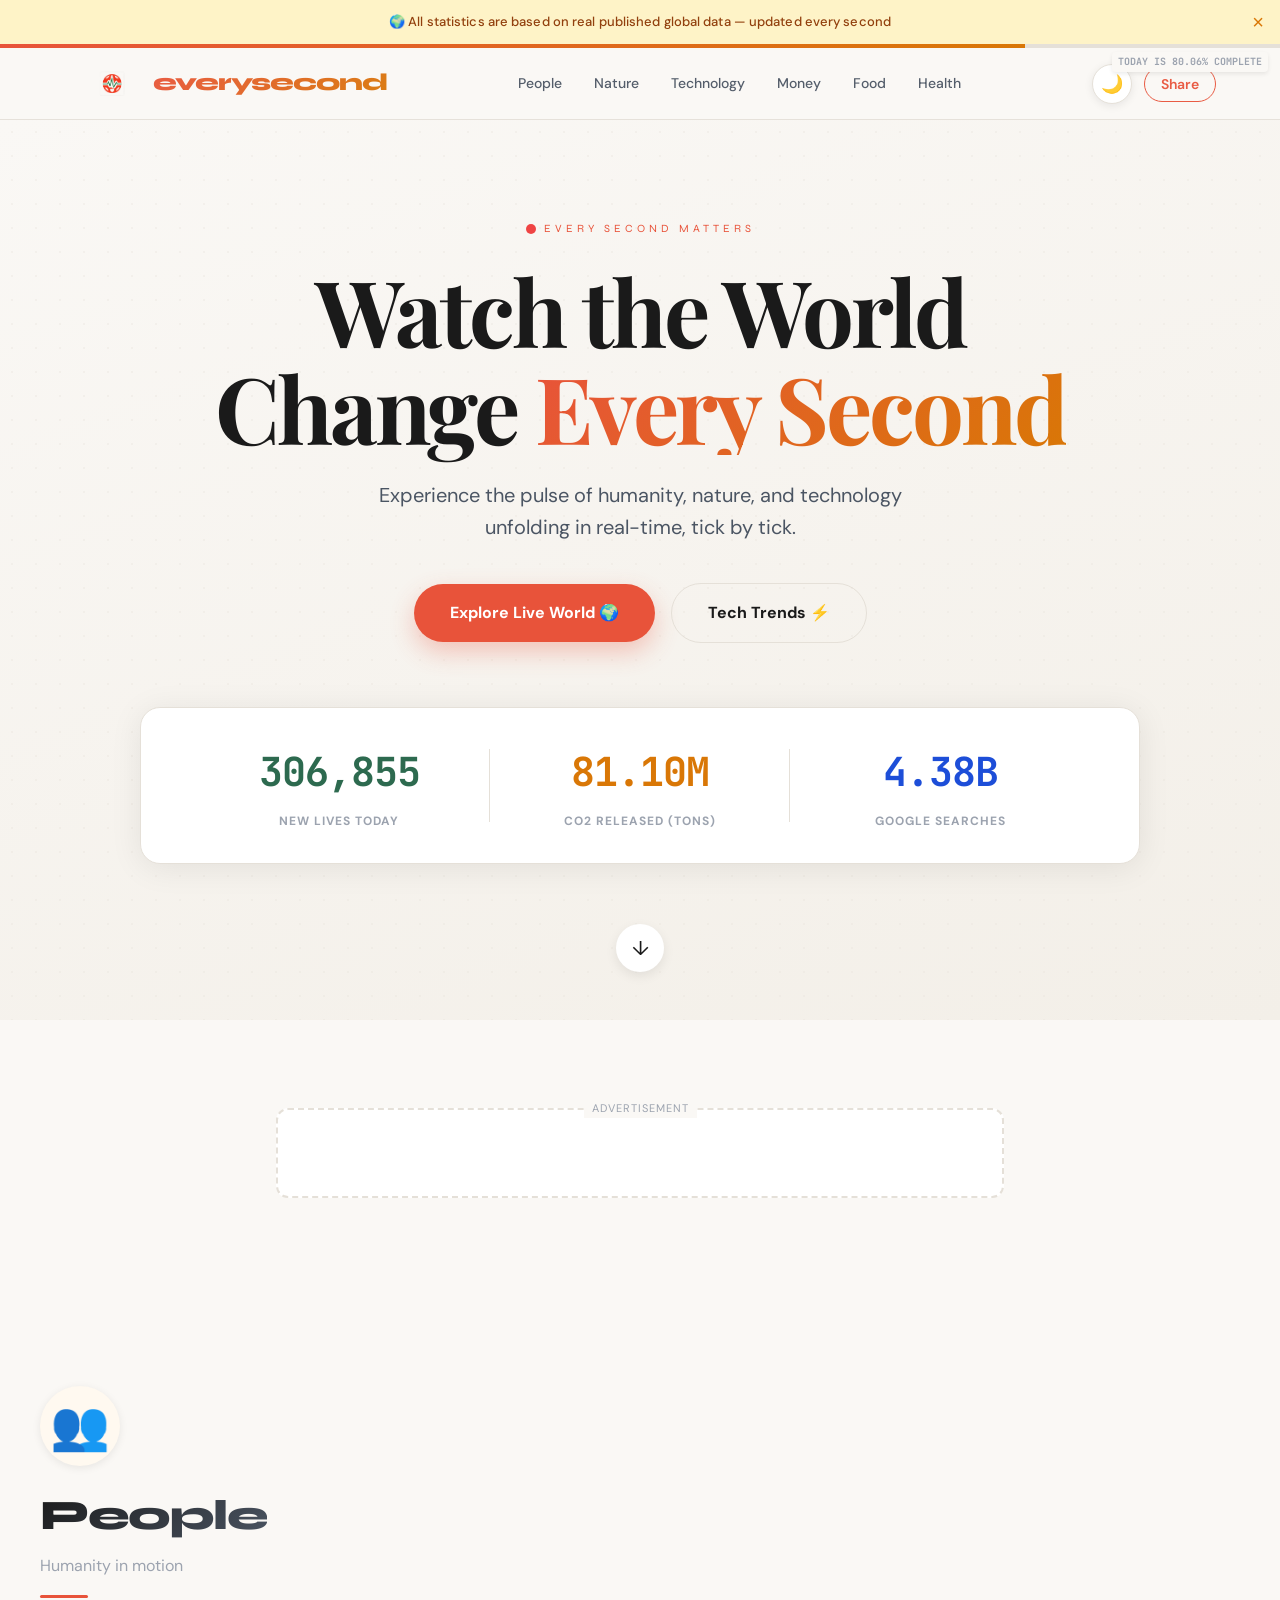
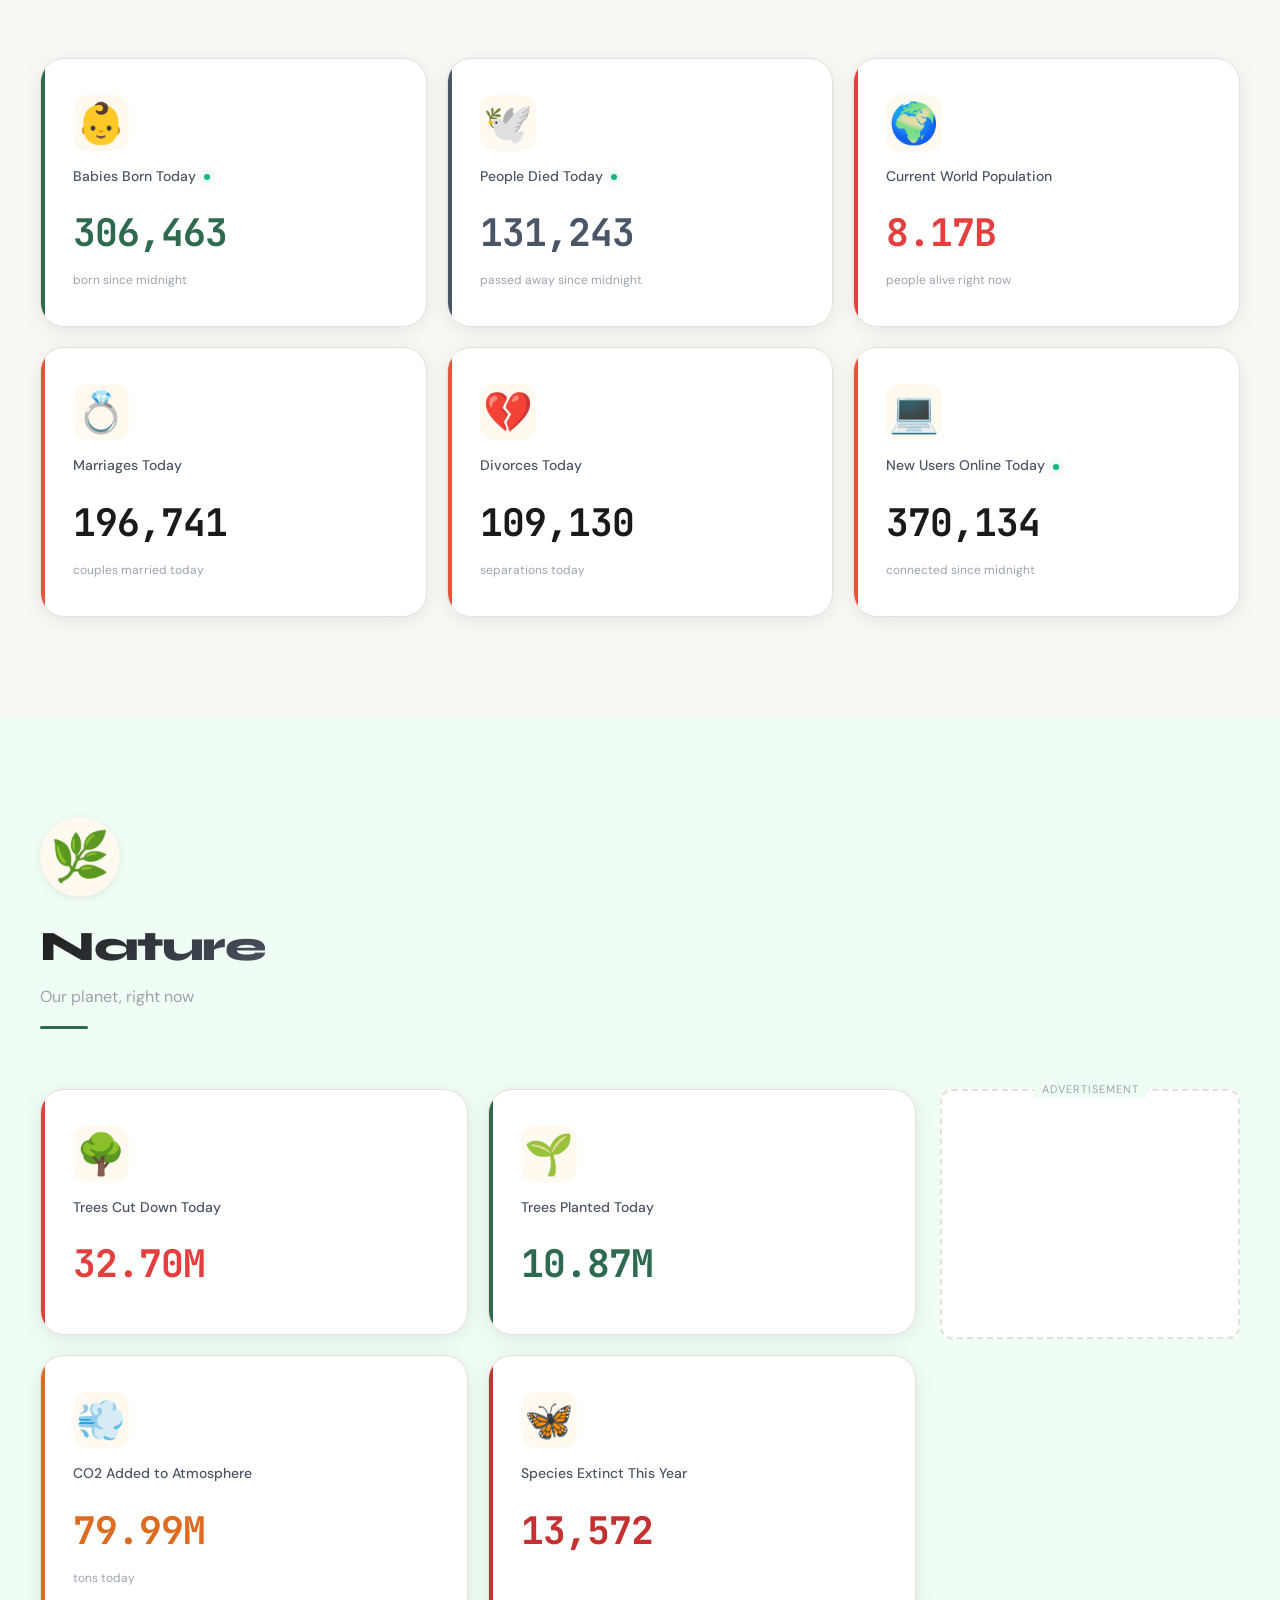
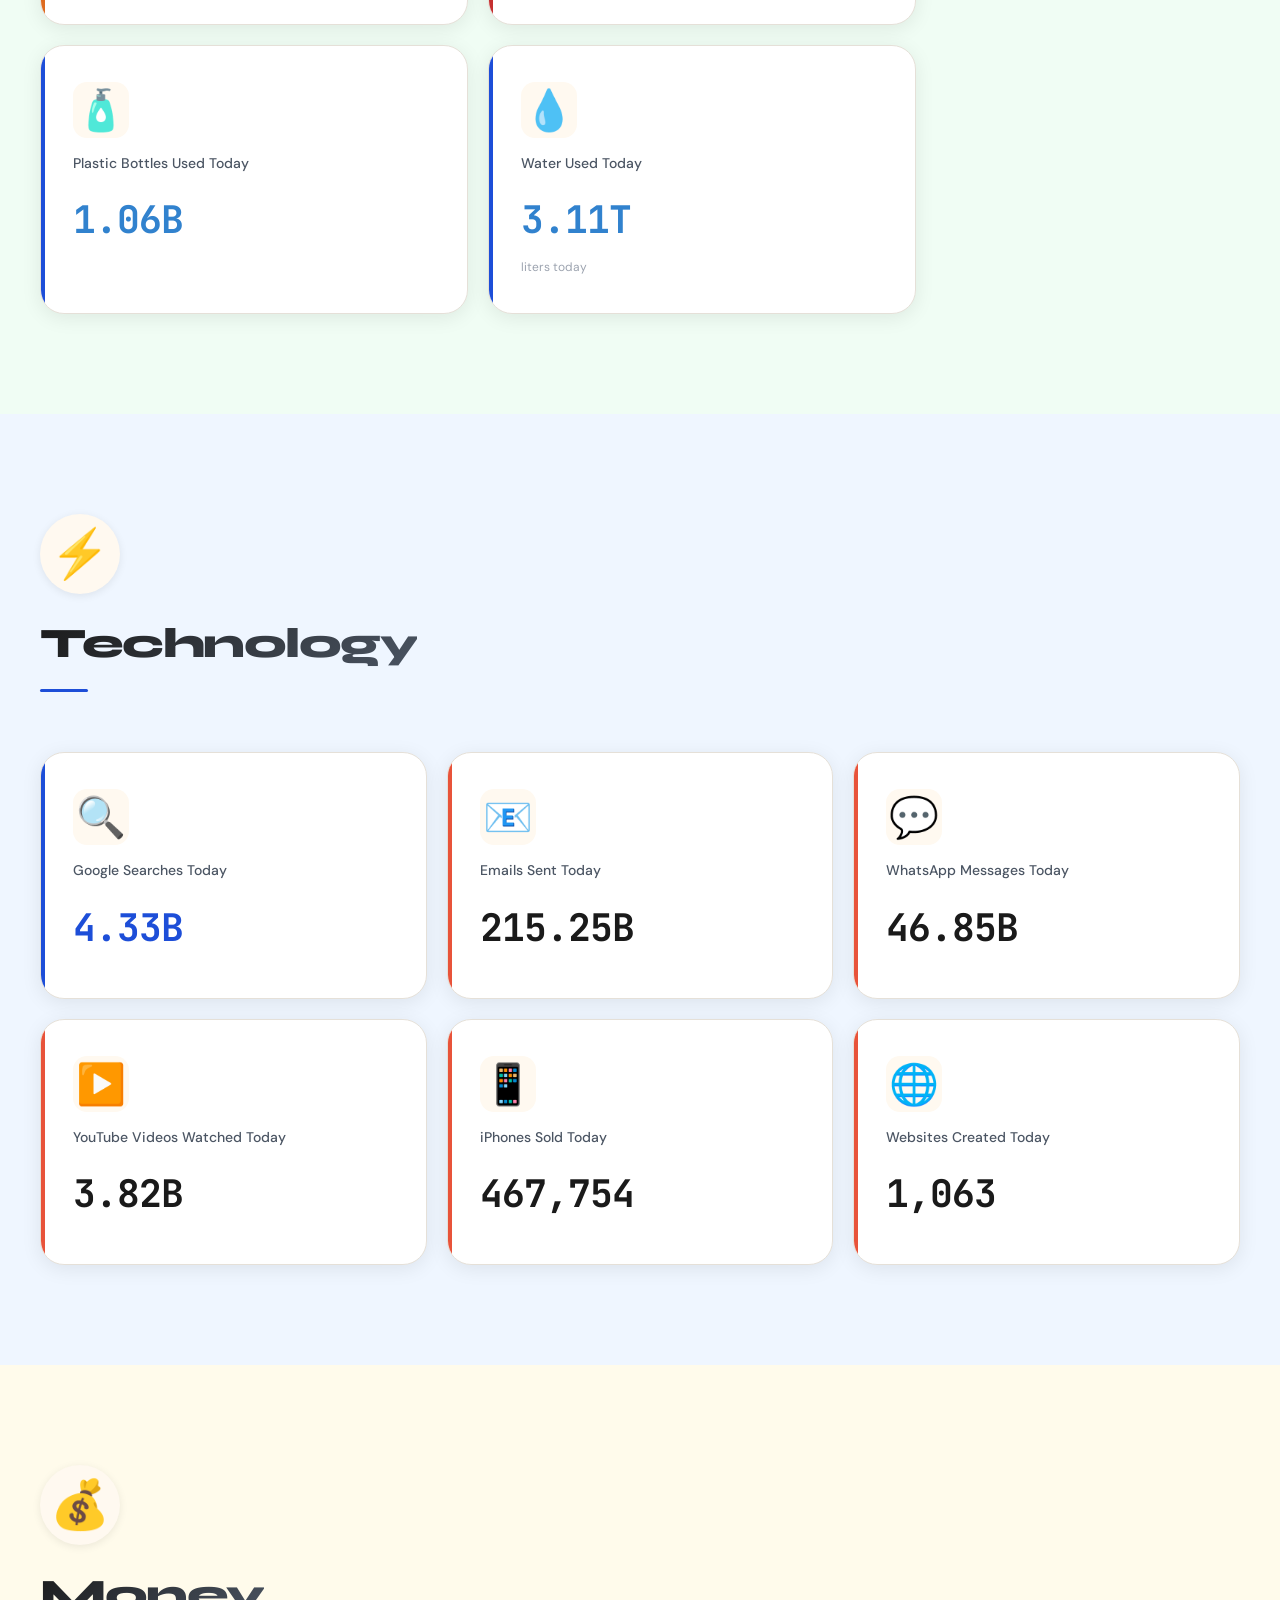
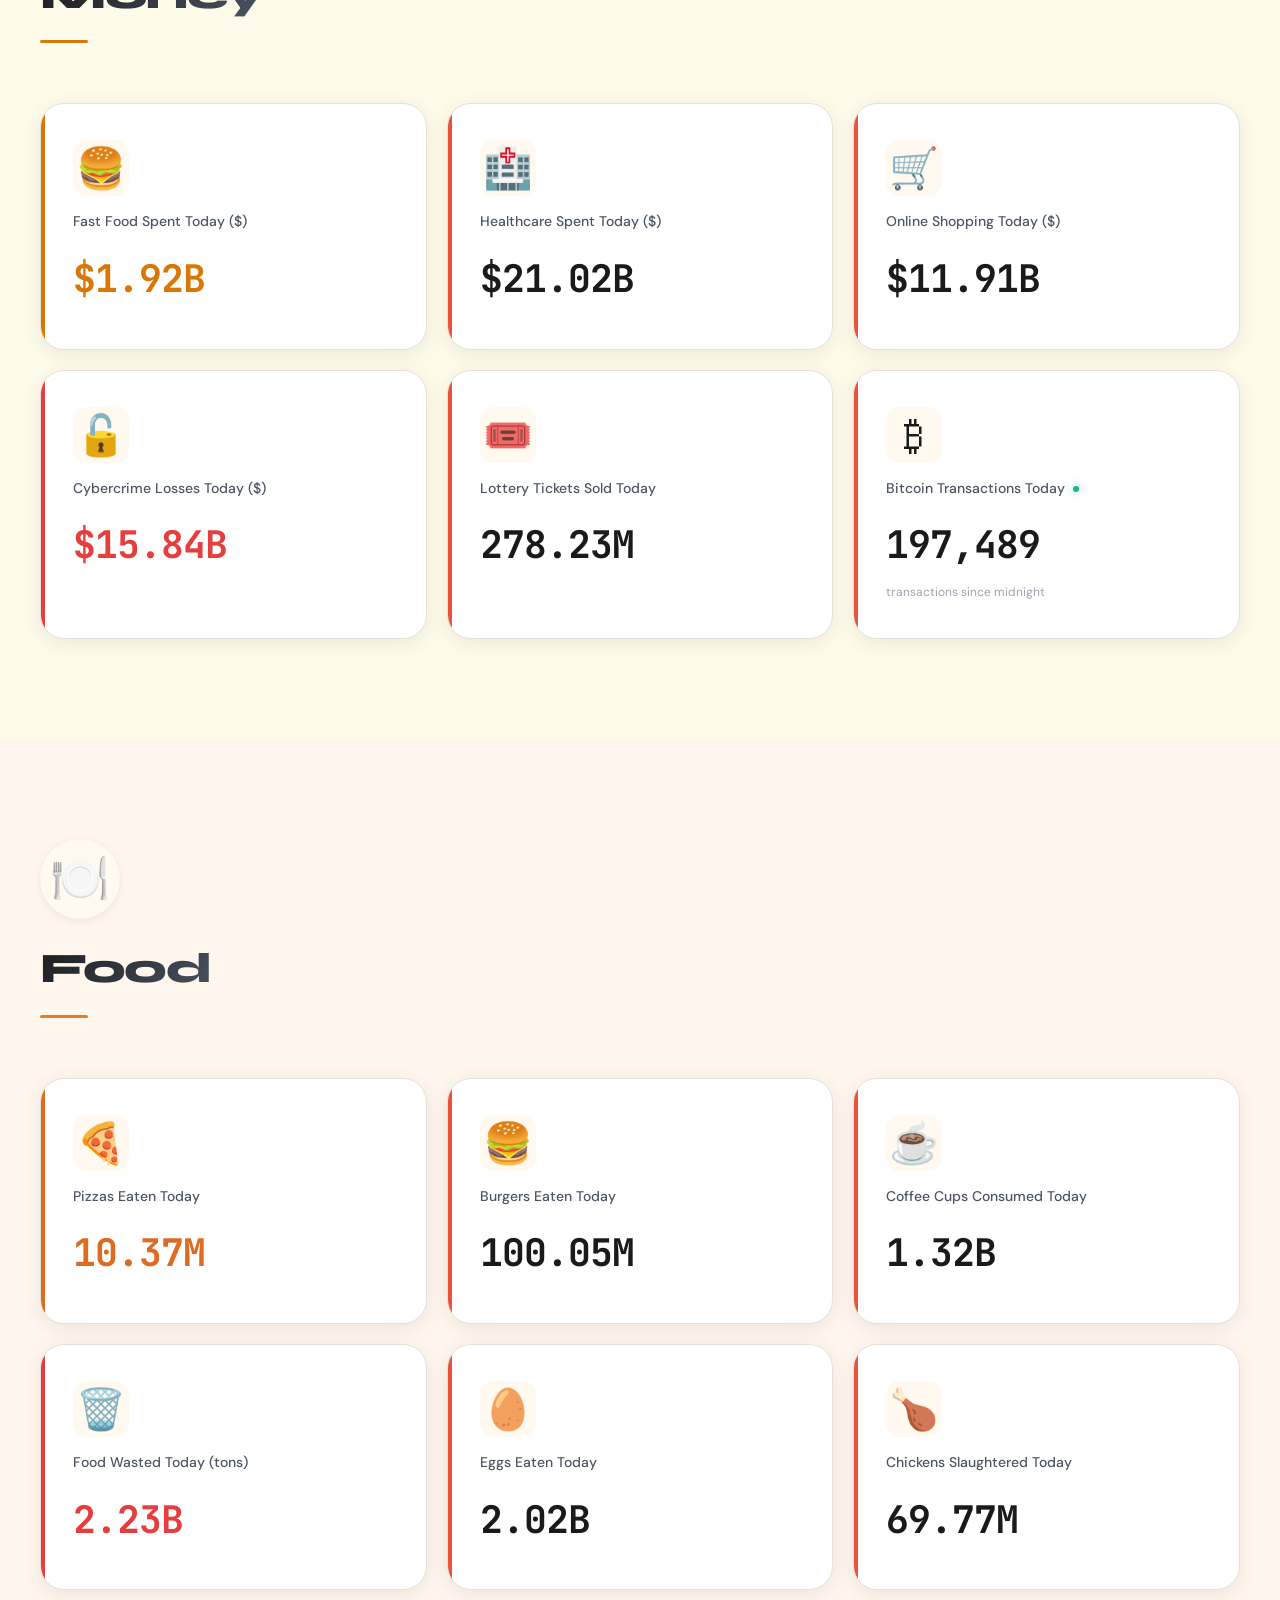
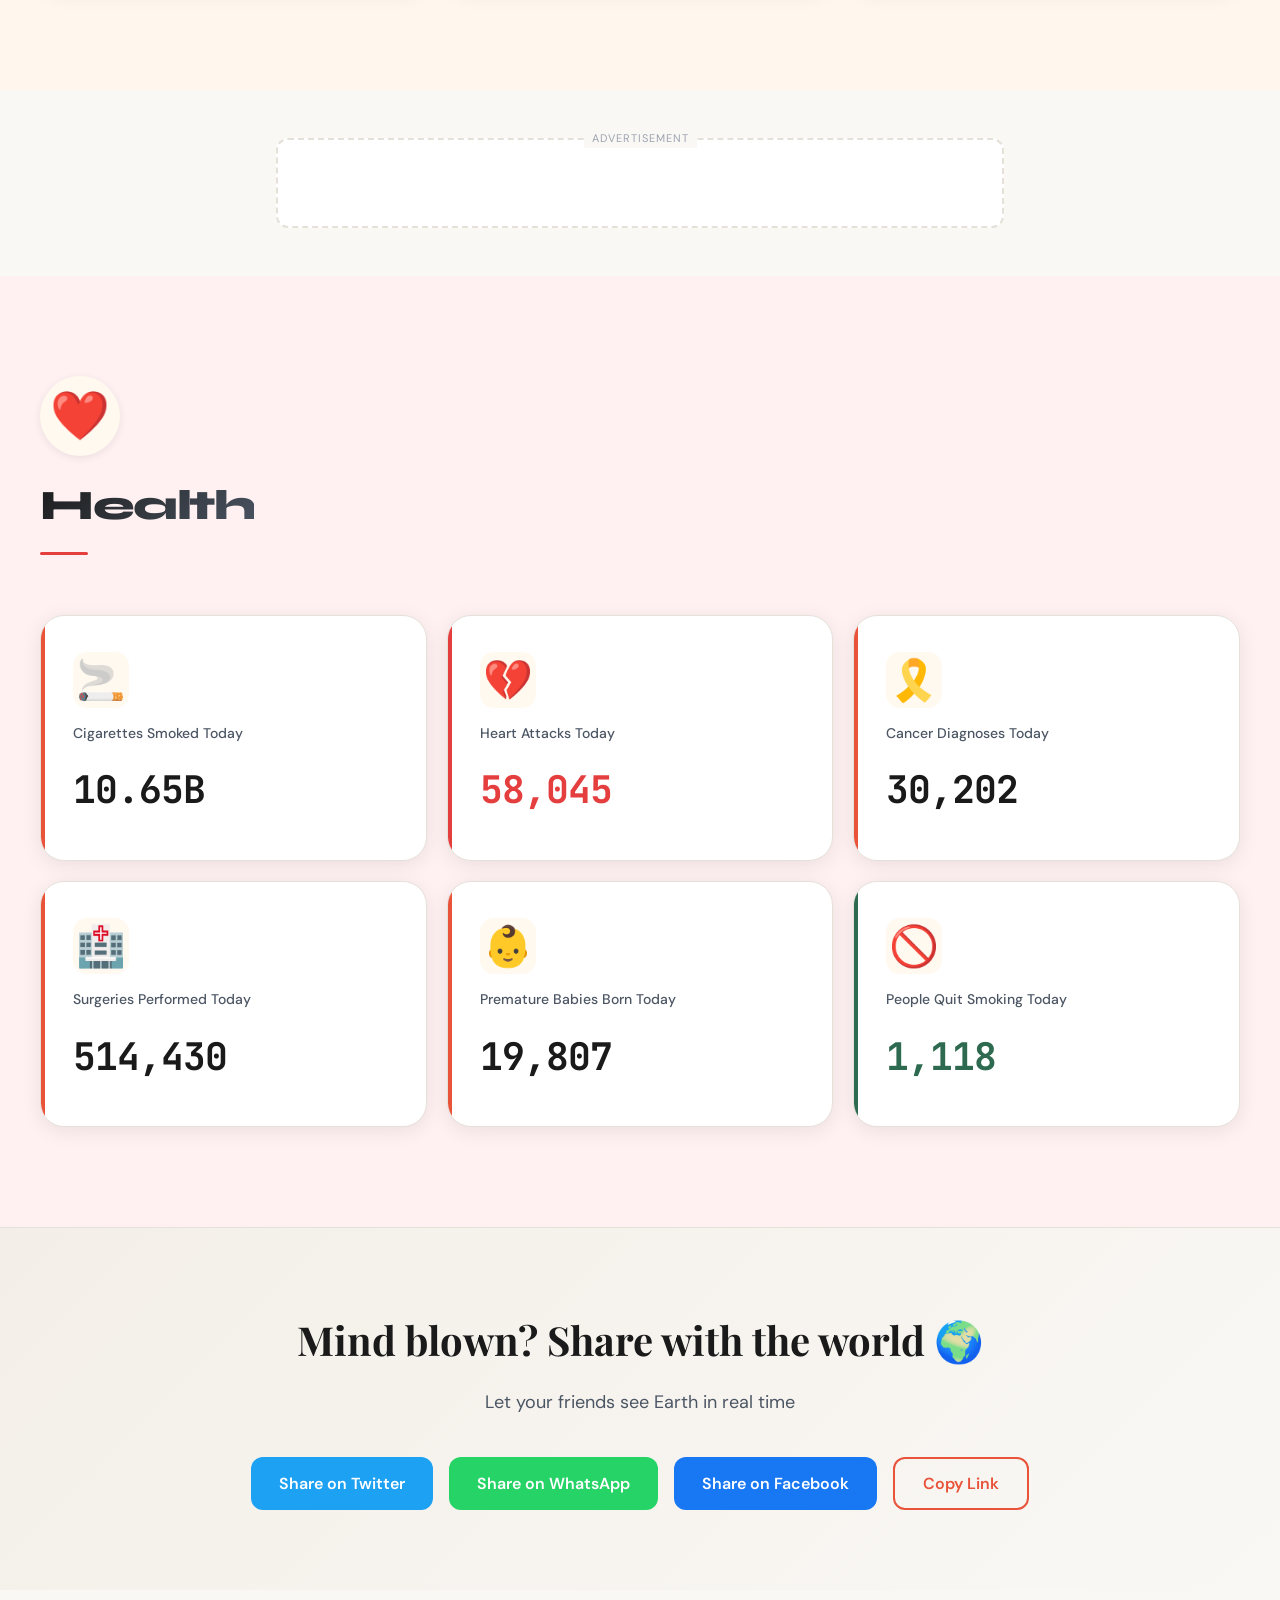
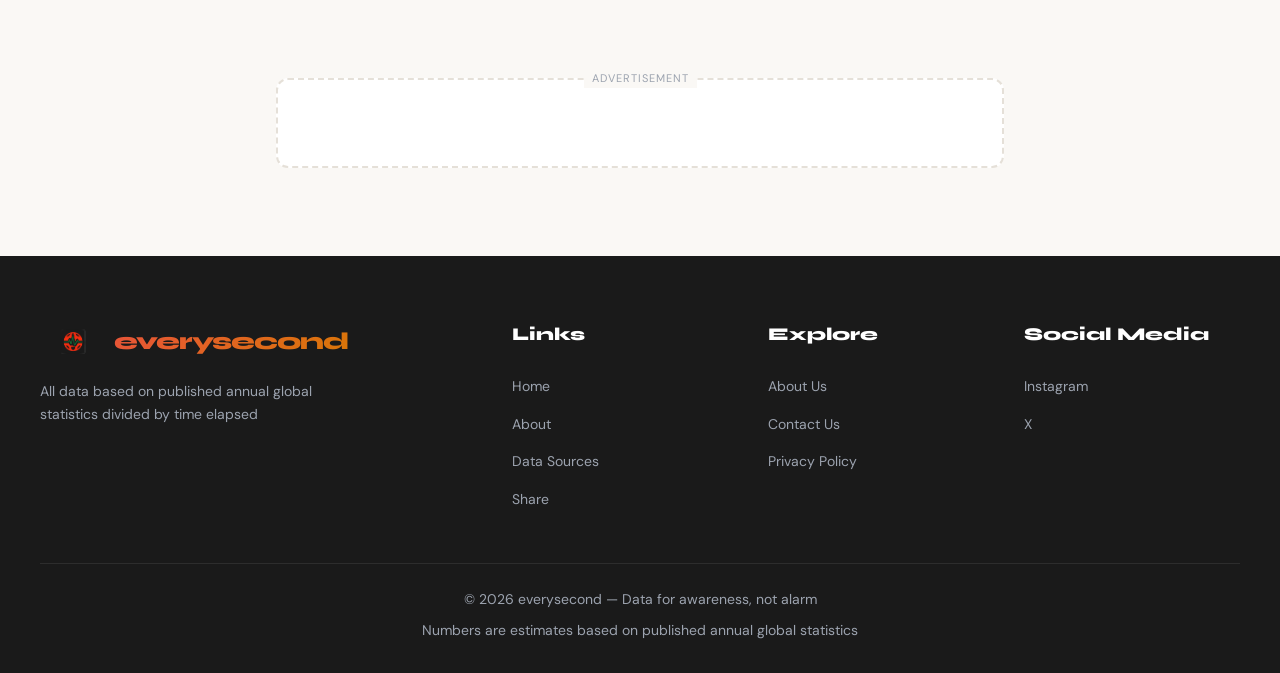
<file: index.html>
<!DOCTYPE html>
<html lang="en">

<head>
    <meta charset="UTF-8">
    <meta name="viewport" content="width=device-width, initial-scale=1.0">
    <title>everysecond — Watch the World Change in Real Time</title>
    <meta name="description"
        content="Live counters showing what is happening on Earth right now. Births, deaths, nature, technology — all updating every second.">
    <meta name="keywords" content="everysecond, earth statistics, live world counter, real time world data">

    <!-- Open Graph tags  -->
    <meta property="og:title" content="everysecond — Watch the World Change in Real Time">
    <meta property="og:description"
        content="Live counters showing what is happening on Earth right now. Births, deaths, nature, technology — all updating every second.">
    <meta property="og:type" content="website">
    <meta property="og:url" content="https://everysecond.live">
    <meta property="og:image" content="https://everysecond.live/og-image.jpg">

    <!-- Twitter Card -->
    <meta name="twitter:card" content="summary_large_image">
    <meta name="twitter:title" content="everysecond — Watch the World Change in Real Time">
    <meta name="twitter:description"
        content="Live counters showing what is happening on Earth right now. Births, deaths, nature, technology — all updating every second.">

    <!-- Favicon -->
    <link rel="icon"
        href="data:image/svg+xml,<svg xmlns=%22http://www.w3.org/2000/svg%22 viewBox=%220 0 100 100%22><text y=%22.9em%22 font-size=%2290%22>🌍</text></svg>">

    <!-- Social Bar Ads -->
    <script src="https://pl28885728.effectivegatecpm.com/39/24/9b/39249b8130e5322bd17c91238b2e0ce2.js"></script>

    <!-- Google Fonts -->
    <link rel="preconnect" href="https://fonts.googleapis.com">
    <link rel="preconnect" href="https://fonts.gstatic.com" crossorigin>
    <link
        href="https://fonts.googleapis.com/css2?family=DM+Sans:wght@400;500;700&family=JetBrains+Mono:wght@400;700&family=Playfair+Display:wght@700&family=Syne:wght@700&display=swap"
        rel="stylesheet">

    <link rel="stylesheet" href="style.css">
</head>

<body>

    <!-- SECTION 1: TOP ANNOUNCEMENT BAR -->
    <div class="announcement-bar" id="announcement-bar">
        <span>🌍 All statistics are based on real published global data — updated every second</span>
        <button class="close-btn" id="announcement-close" aria-label="Close Announcement">&times;</button>
    </div>

    <!-- PROGRESS BAR -->
    <div class="progress-container">
        <div class="progress-bar" id="day-progress"></div>
        <span id="progress-label">Today is 0% complete</span>
    </div>

    <!-- SECTION 2: NAVIGATION BAR -->
    <nav class="navbar" id="navbar">
        <div class="nav-container">
            <div class="nav-logo">
                <img src="logo.png" alt="EverySecond Logo" class="logo-img">
                <span class="logo-text">everysecond</span>
            </div>

            <div class="hamburger" id="hamburger">
                <span></span>
                <span></span>
                <span></span>
            </div>

            <div class="nav-links" id="nav-links">
                <a href="#people" class="nav-link">People</a>
                <a href="#nature" class="nav-link">Nature</a>
                <a href="#technology" class="nav-link">Technology</a>
                <a href="#money" class="nav-link">Money</a>
                <a href="#food" class="nav-link">Food</a>
                <a href="#health" class="nav-link">Health</a>
            </div>

            <div class="nav-actions">
                <button class="theme-toggle" id="theme-toggle" aria-label="Toggle Dark Mode">
                    <span class="icon-moon">🌙</span>
                    <span class="icon-sun">☀️</span>
                </button>
                <button class="share-btn"
                    onclick="document.getElementById('share').scrollIntoView({behavior: 'smooth'})">
                    Share
                </button>
            </div>
        </div>
    </nav>

    <!-- SECTION 3: HERO SECTION -->
    <section class="hero" id="home">
        <div class="hero-content">
            <div class="eyebrow">
                <span class="pulse-dot"></span> EVERY SECOND MATTERS
            </div>
            <h1 class="hero-title">Watch the World<br>Change <span>Every Second</span></h1>
            <p class="hero-subtitle">Experience the pulse of humanity, nature, and technology <br> unfolding in
                real-time, tick by tick.</p>

            <div class="hero-actions">
                <a href="map.html" class="primary-btn">Explore Live World 🌍</a>
                <a href="#technology" class="secondary-btn">Tech Trends ⚡</a>
            </div>

            <div class="hero-stats">
                <div class="hero-stat-card">
                    <div class="hero-stat-number" id="hero-births">0</div>
                    <div class="hero-stat-label">New Lives Today</div>
                </div>
                <div class="hero-stat-card">
                    <div class="hero-stat-number" id="hero-co2">0</div>
                    <div class="hero-stat-label">CO2 Released (tons)</div>
                </div>
                <div class="hero-stat-card">
                    <div class="hero-stat-number" id="hero-searches">0</div>
                    <div class="hero-stat-label">Google Searches</div>
                </div>
            </div>

            <div class="scroll-indicator">
                <a href="#people" aria-label="Scroll down">↓</a>
            </div>
        </div>
    </section>

    <!-- AD 1: After hero section -->
    <div class="ad-container">
        <div class="ad-slot ad-leaderboard">
            <span class="ad-label">Advertisement</span>
            <div class="ad-content" id="ad-top-content">
                <script type="text/javascript">
                    atOptions = {
                        'key': '12763c20e73f325db31132cbaef2039b',
                        'format': 'iframe',
                        'height': 90,
                        'width': 728,
                        'params': {}
                    };
                </script>
                <script type="text/javascript"
                    src="https://www.highperformanceformat.com/12763c20e73f325db31132cbaef2039b/invoke.js"></script>
            </div>
        </div>
    </div>

    <!-- SECTION 4: PEOPLE & POPULATION -->
    <section class="category-section" id="people">
        <div class="section-container">
            <div class="section-header">
                <div class="section-icon">👥</div>
                <h2 class="section-title">People</h2>
                <p class="section-subtitle">Humanity in motion</p>
            </div>

            <div class="grid-container">
                <div class="stat-card counter-card accent-green">
                    <div class="card-icon">👶</div>
                    <div class="card-title">Babies Born Today <span class="live-dot"></span></div>
                    <div class="card-value tooltip" id="births-today">
                        0
                    </div>
                    <div class="card-sublabel">born since midnight</div>
                </div>

                <div class="stat-card counter-card accent-blue-muted">
                    <div class="card-icon">🕊️</div>
                    <div class="card-title">People Died Today <span class="live-dot"></span></div>
                    <div class="card-value" id="deaths-today">0</div>
                    <div class="card-sublabel">passed away since midnight</div>
                </div>

                <div class="stat-card counter-card accent-red">
                    <div class="card-icon">🌍</div>
                    <div class="card-title">Current World Population</div>
                    <div class="card-value" id="world-population">8,119,000,000</div>
                    <div class="card-sublabel">people alive right now</div>
                </div>

                <div class="stat-card counter-card">
                    <div class="card-icon">💍</div>
                    <div class="card-title">Marriages Today</div>
                    <div class="card-value" id="marriages-today">0</div>
                    <div class="card-sublabel">couples married today</div>
                </div>

                <div class="stat-card counter-card">
                    <div class="card-icon">💔</div>
                    <div class="card-title">Divorces Today</div>
                    <div class="card-value" id="divorces-today">0</div>
                    <div class="card-sublabel">separations today</div>
                </div>

                <div class="stat-card counter-card">
                    <div class="card-icon">💻</div>
                    <div class="card-title">New Users Online Today <span class="live-dot"></span></div>
                    <div class="card-value" id="internet-users">0</div>
                    <div class="card-sublabel">connected since midnight</div>
                </div>
            </div>
        </div>
    </section>

    <!-- SECTION 5: NATURE & ENVIRONMENT -->
    <section class="category-section nature-bg" id="nature">
        <div class="section-container">
            <div class="section-header">
                <div class="section-icon">🌿</div>
                <h2 class="section-title">Nature</h2>
                <p class="section-subtitle">Our planet, right now</p>
            </div>

            <div class="layout-with-sidebar">
                <div class="main-grid grid-container-2">
                    <div class="stat-card counter-card accent-red">
                        <div class="card-icon">🌳</div>
                        <div class="card-title">Trees Cut Down Today</div>
                        <div class="card-value tooltip" id="trees-cut">
                            0
                        </div>
                    </div>

                    <div class="stat-card counter-card accent-green">
                        <div class="card-icon">🌱</div>
                        <div class="card-title">Trees Planted Today</div>
                        <div class="card-value" id="trees-planted">0</div>
                    </div>

                    <div class="stat-card counter-card accent-orange">
                        <div class="card-icon">💨</div>
                        <div class="card-title">CO2 Added to Atmosphere</div>
                        <div class="card-value" id="co2-today">0</div>
                        <div class="card-sublabel">tons today</div>
                    </div>

                    <div class="stat-card counter-card accent-red-muted">
                        <div class="card-icon">🦋</div>
                        <div class="card-title">Species Extinct This Year</div>
                        <div class="card-value" id="species-extinct">0</div>
                    </div>

                    <div class="stat-card counter-card accent-blue">
                        <div class="card-icon">🧴</div>
                        <div class="card-title">Plastic Bottles Used Today</div>
                        <div class="card-value" id="plastic-bottles">0</div>
                    </div>

                    <div class="stat-card counter-card accent-blue">
                        <div class="card-icon">💧</div>
                        <div class="card-title">Water Used Today</div>
                        <div class="card-value" id="water-used">0</div>
                        <div class="card-sublabel">liters today</div>
                    </div>
                </div>

                <!-- AD 2: Sidebar style -->
                <div class="sidebar-ad">
                    <div class="ad-slot ad-rectangle">
                        <span class="ad-label">Advertisement</span>
                        <div class="ad-content" id="ad-sidebar-content">
                            <script type="text/javascript">
                                atOptions = {
                                    'key': 'd40a722723ace9b1baad85e0e9d6ea8a',
                                    'format': 'iframe',
                                    'height': 250,
                                    'width': 300,
                                    'params': {}
                                };
                            </script>
                            <script type="text/javascript"
                                src="https://www.highperformanceformat.com/d40a722723ace9b1baad85e0e9d6ea8a/invoke.js"></script>
                        </div>
                    </div>
                </div>
            </div>
        </div>
    </section>

    <!-- SECTION 6: TECHNOLOGY -->
    <section class="category-section" id="technology">
        <div class="section-container">
            <div class="section-header">
                <div class="section-icon">⚡</div>
                <h2 class="section-title">Technology</h2>
            </div>

            <div class="grid-container">
                <div class="stat-card counter-card accent-deep-blue">
                    <div class="card-icon">🔍</div>
                    <div class="card-title">Google Searches Today</div>
                    <div class="card-value tooltip" id="google-searches">
                        0
                    </div>
                </div>

                <div class="stat-card counter-card">
                    <div class="card-icon">📧</div>
                    <div class="card-title">Emails Sent Today</div>
                    <div class="card-value" id="emails-sent">0</div>
                </div>

                <div class="stat-card counter-card">
                    <div class="card-icon">💬</div>
                    <div class="card-title">WhatsApp Messages Today</div>
                    <div class="card-value" id="whatsapp-msgs">0</div>
                </div>

                <div class="stat-card counter-card">
                    <div class="card-icon">▶️</div>
                    <div class="card-title">YouTube Videos Watched Today</div>
                    <div class="card-value" id="youtube-views">0</div>
                </div>

                <div class="stat-card counter-card">
                    <div class="card-icon">📱</div>
                    <div class="card-title">iPhones Sold Today</div>
                    <div class="card-value" id="iphones-sold">0</div>
                </div>

                <div class="stat-card counter-card">
                    <div class="card-icon">🌐</div>
                    <div class="card-title">Websites Created Today</div>
                    <div class="card-value" id="websites-created">0</div>
                </div>
            </div>
        </div>
    </section>

    <!-- SECTION 7: MONEY & ECONOMY -->
    <section class="category-section money-bg" id="money">
        <div class="section-container">
            <div class="section-header">
                <div class="section-icon">💰</div>
                <h2 class="section-title">Money</h2>
            </div>

            <div class="grid-container">
                <div class="stat-card counter-card accent-gold">
                    <div class="card-icon">🍔</div>
                    <div class="card-title">Fast Food Spent Today ($)</div>
                    <div class="card-value" id="fastfood-spend">0</div>
                </div>

                <div class="stat-card counter-card">
                    <div class="card-icon">🏥</div>
                    <div class="card-title">Healthcare Spent Today ($)</div>
                    <div class="card-value" id="healthcare-spend">0</div>
                </div>

                <div class="stat-card counter-card">
                    <div class="card-icon">🛒</div>
                    <div class="card-title">Online Shopping Today ($)</div>
                    <div class="card-value" id="ecommerce-spend">0</div>
                </div>

                <div class="stat-card counter-card accent-red">
                    <div class="card-icon">🔓</div>
                    <div class="card-title">Cybercrime Losses Today ($)</div>
                    <div class="card-value" id="cybercrime-loss">0</div>
                </div>

                <div class="stat-card counter-card">
                    <div class="card-icon">🎟️</div>
                    <div class="card-title">Lottery Tickets Sold Today</div>
                    <div class="card-value" id="lottery-tickets">
                        0</div>
                </div>

                <div class="stat-card counter-card">
                    <div class="card-icon">₿</div>
                    <div class="card-title">Bitcoin Transactions Today <span class="live-dot"></span></div>
                    <div class="card-value" id="bitcoin-tx">0</div>
                    <div class="card-sublabel">transactions since midnight</div>
                </div>
            </div>
        </div>
    </section>

    <!-- SECTION 8: FOOD -->
    <section class="category-section" id="food">
        <div class="section-container">
            <div class="section-header">
                <div class="section-icon">🍽️</div>
                <h2 class="section-title">Food</h2>
            </div>

            <div class="grid-container">
                <div class="stat-card counter-card accent-orange">
                    <div class="card-icon">🍕</div>
                    <div class="card-title">Pizzas Eaten Today</div>
                    <div class="card-value" id="pizzas-eaten">0
                    </div>
                </div>

                <div class="stat-card counter-card">
                    <div class="card-icon">🍔</div>
                    <div class="card-title">Burgers Eaten Today</div>
                    <div class="card-value" id="burgers-eaten">0
                    </div>
                </div>

                <div class="stat-card counter-card">
                    <div class="card-icon">☕</div>
                    <div class="card-title">Coffee Cups Consumed Today</div>
                    <div class="card-value" id="coffee-cups">
                        0</div>
                </div>

                <div class="stat-card counter-card accent-red">
                    <div class="card-icon">🗑️</div>
                    <div class="card-title">Food Wasted Today (tons)</div>
                    <div class="card-value" id="food-wasted">0</div>
                </div>

                <div class="stat-card counter-card">
                    <div class="card-icon">🥚</div>
                    <div class="card-title">Eggs Eaten Today</div>
                    <div class="card-value" id="eggs-eaten">0</div>
                </div>

                <div class="stat-card counter-card">
                    <div class="card-icon">🍗</div>
                    <div class="card-title">Chickens Slaughtered Today</div>
                    <div class="card-value" id="chickens-killed">0
                    </div>
                </div>
            </div>
        </div>
    </section>

    <!-- AD 4: Native Banner -->
    <div class="ad-container ad-native" style="margin: 40px auto; max-width: 1200px; padding: 0 20px;">
        <div class="ad-slot ad-leaderboard">
            <span class="ad-label" style="display: block; text-align: center; margin-bottom: 10px;">Advertisement</span>
            <div id="ad-native-content" class="ad-content" style="min-height: 90px;">
                <script type="text/javascript">
                    atOptions = {
                        'key': '12763c20e73f325db31132cbaef2039b',
                        'format': 'iframe',
                        'height': 90,
                        'width': 728,
                        'params': {}
                    };
                </script>
                <script type="text/javascript"
                    src="https://www.highperformanceformat.com/12763c20e73f325db31132cbaef2039b/invoke.js"></script>
            </div>
        </div>
    </div>

    <!-- SECTION 9: HEALTH -->
    <section class="category-section health-bg" id="health">
        <div class="section-container">
            <div class="section-header">
                <div class="section-icon">❤️</div>
                <h2 class="section-title">Health</h2>
            </div>

            <div class="grid-container">
                <div class="stat-card counter-card">
                    <div class="card-icon">🚬</div>
                    <div class="card-title">Cigarettes Smoked Today</div>
                    <div class="card-value" id="cigarettes-smoked">0</div>
                </div>

                <div class="stat-card counter-card accent-red">
                    <div class="card-icon">💔</div>
                    <div class="card-title">Heart Attacks Today</div>
                    <div class="card-value" id="heart-attacks">0
                    </div>
                </div>

                <div class="stat-card counter-card">
                    <div class="card-icon">🎗️</div>
                    <div class="card-title">Cancer Diagnoses Today</div>
                    <div class="card-value" id="cancer-dx">0
                    </div>
                </div>

                <div class="stat-card counter-card">
                    <div class="card-icon">🏥</div>
                    <div class="card-title">Surgeries Performed Today</div>
                    <div class="card-value" id="surgeries">0
                    </div>
                </div>

                <div class="stat-card counter-card">
                    <div class="card-icon">👶</div>
                    <div class="card-title">Premature Babies Born Today</div>
                    <div class="card-value" id="premature-births">0
                    </div>
                </div>

                <div class="stat-card counter-card accent-green">
                    <div class="card-icon">🚫</div>
                    <div class="card-title">People Quit Smoking Today</div>
                    <div class="card-value" id="quit-smoking">0
                    </div>
                </div>
            </div>
        </div>
    </section>

    <!-- SECTION 10: SHARE SECTION -->
    <section class="share-section" id="share">
        <div class="share-container">
            <h2>Mind blown? Share with the world 🌍</h2>
            <p>Let your friends see Earth in real time</p>
            <div class="share-buttons">
                <button class="share-link-btn" onclick="shareTwitter()">Share on Twitter</button>
                <button class="share-link-btn" onclick="shareWhatsApp()">Share on WhatsApp</button>
                <button class="share-link-btn" onclick="shareFacebook()">Share on Facebook</button>
                <button class="share-link-btn outline" id="copy-link-btn" onclick="copyLink()">Copy Link</button>
            </div>
            <div id="copy-toast" class="toast">Link Copied!</div>
        </div>
    </section>

    <!-- AD 3: Before footer -->
    <div class="ad-container ad-bottom">
        <div class="ad-slot ad-leaderboard-bottom">
            <span class="ad-label">Advertisement</span>
            <div class="ad-content" id="ad-bottom-content">
                <script type="text/javascript">
                    atOptions = {
                        'key': '12763c20e73f325db31132cbaef2039b',
                        'format': 'iframe',
                        'height': 90,
                        'width': 728,
                        'params': {}
                    };
                </script>
                <script type="text/javascript"
                    src="https://www.highperformanceformat.com/12763c20e73f325db31132cbaef2039b/invoke.js"></script>
            </div>
        </div>
    </div>

    <!-- SECTION 12: FOOTER -->
    <footer class="footer">
        <div class="footer-container">
            <div class="footer-grid">
                <div class="footer-col">
                    <div class="footer-logo">
                        <img src="logo.png" alt="EverySecond Logo" class="logo-img">
                        <span class="logo-text">everysecond</span>
                    </div>
                    <p class="footer-desc">All data based on published annual global statistics divided by time elapsed
                    </p>
                </div>

                <div class="footer-col">
                    <h3>Links</h3>
                    <ul>
                        <li><a href="#home">Home</a></li>
                        <li><a href="#about">About</a></li>
                        <li><a href="#data">Data Sources</a></li>
                        <li><a href="#share">Share</a></li>
                    </ul>
                </div>

                <div class="footer-col">
                    <h3>Explore</h3>
                    <ul>
                        <li><a href="about.html">About Us</a></li>
                        <li><a href="contact.html">Contact Us</a></li>
                        <li><a href="privacy.html">Privacy Policy</a></li>
                    </ul>
                </div>

                <div class="footer-col">
                    <h3>Social Media</h3>
                    <ul>
                        <li><a href="https://instagram.com" target="_blank">Instagram</a></li>
                        <li><a href="https://x.com" target="_blank">X</a></li>
                    </ul>
                </div>
            </div>

            <div class="footer-bottom">
                <p>&copy; 2026 everysecond — Data for awareness, not alarm</p>
                <p class="disclaimer">Numbers are estimates based on published annual global statistics</p>
            </div>
        </div>
    </footer>

    <!-- Share Ad Modal -->
    <div id="share-ad-modal" class="modal-overlay" style="display: none;">
        <div class="modal-content">
            <button class="modal-close" onclick="closeShareModal()">×</button>
            <div class="modal-header" style="text-align: center; margin-bottom: 20px;">
                <h3 style="font-family: 'Syne', sans-serif; color: var(--text-primary);">Support Our Planet 🌍</h3>
                <p style="color: var(--text-secondary); font-size: 14px;">Please wait a moment while we prepare your
                    link...</p>
            </div>
            <div class="modal-ad-container">
                <script async="async" data-cfasync="false"
                    src="https://pl28885757.effectivegatecpm.com/29e52e5e836cf940748bd91b9da3f604/invoke.js"></script>
                <div id="container-29e52e5e836cf940748bd91b9da3f604"></div>
            </div>
        </div>
    </div>

    <script src="script.js"></script>
</body>

</html>
</file>
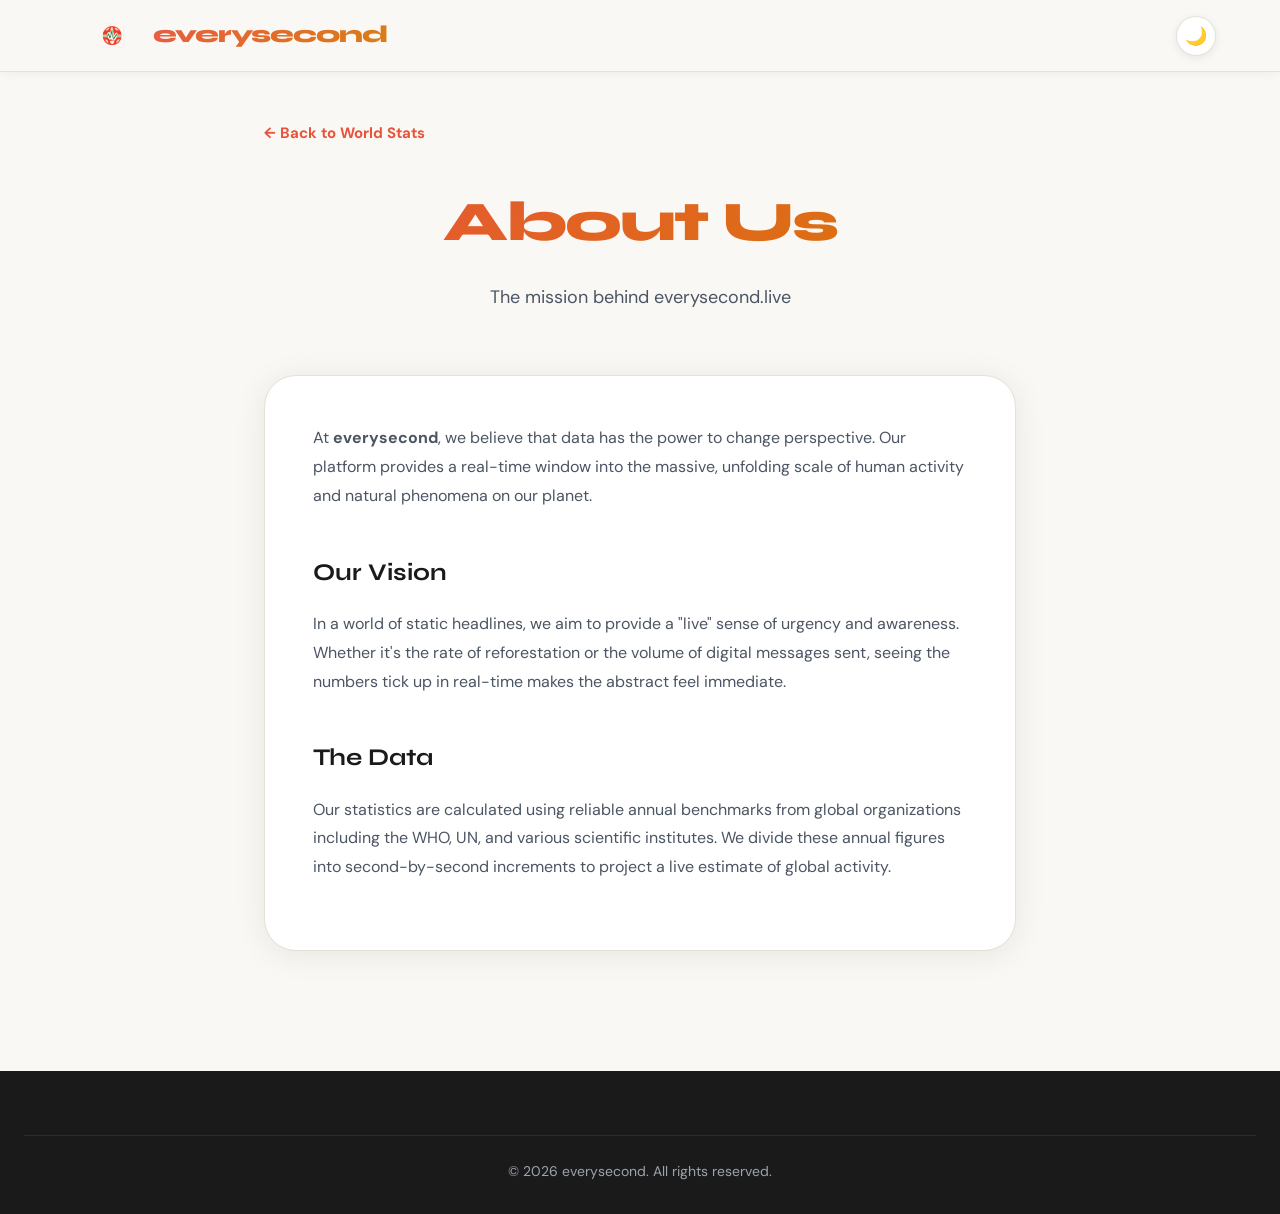
<file: about.html>
<!DOCTYPE html>
<html lang="en">

<head>
    <meta charset="UTF-8">
    <meta name="viewport" content="width=device-width, initial-scale=1.0">
    <!-- Social Bar Ads -->
    <script src="https://pl28885728.effectivegatecpm.com/39/24/9b/39249b8130e5322bd17c91238b2e0ce2.js"></script>
    <title>About Us — everysecond</title>
    <link href="https://fonts.googleapis.com/css2?family=Syne:wght@800&family=DM+Sans:wght@400;500;700&display=swap"
        rel="stylesheet">
    <link rel="stylesheet" href="style.css">
    <style>
        /* Shared styles now in style.css */
    </style>
</head>

<body>
    <nav class="navbar" style="position: fixed; width: 100%;">
        <div class="nav-container">
            <a href="index.html" class="nav-logo">
                <img src="logo.png" alt="EverySecond Logo" class="logo-img">
                <span class="logo-text">everysecond</span>
            </a>
            <button class="theme-toggle" id="theme-toggle" aria-label="Toggle Dark Mode" style="margin-left: auto;">
                <span class="icon-moon">🌙</span>
                <span class="icon-sun">☀️</span>
            </button>
        </div>
    </nav>

    <div class="legal-content">
        <a href="index.html" class="back-home">← Back to World Stats</a>
        <div class="legal-header">
            <h1>About Us</h1>
            <p>The mission behind everysecond.live</p>
        </div>
        <div class="legal-body">
            <p>At <strong>everysecond</strong>, we believe that data has the power to change perspective. Our platform
                provides a real-time window into the massive, unfolding scale of human activity and natural phenomena on
                our planet.</p>

            <h2>Our Vision</h2>
            <p>In a world of static headlines, we aim to provide a "live" sense of urgency and awareness. Whether it's
                the rate of reforestation or the volume of digital messages sent, seeing the numbers tick up in
                real-time makes the abstract feel immediate.</p>

            <h2>The Data</h2>
            <p>Our statistics are calculated using reliable annual benchmarks from global organizations including the
                WHO, UN, and various scientific institutes. We divide these annual figures into second-by-second
                increments to project a live estimate of global activity.</p>
        </div>
    </div>

    <footer class="footer">
        <div class="footer-bottom">
            <p>&copy; 2026 everysecond. All rights reserved.</p>
        </div>
    </footer>

    <script>
        const toggle = document.getElementById('theme-toggle');
        const savedTheme = localStorage.getItem('theme');
        if (savedTheme) {
            document.documentElement.setAttribute('data-theme', savedTheme);
        }

        toggle.addEventListener('click', () => {
            const currentTheme = document.documentElement.getAttribute('data-theme');
            const newTheme = currentTheme === 'dark' ? 'light' : 'dark';
            document.documentElement.setAttribute('data-theme', newTheme);
            localStorage.setItem('theme', newTheme);
        });
    </script>
</body>

</html>
</file>
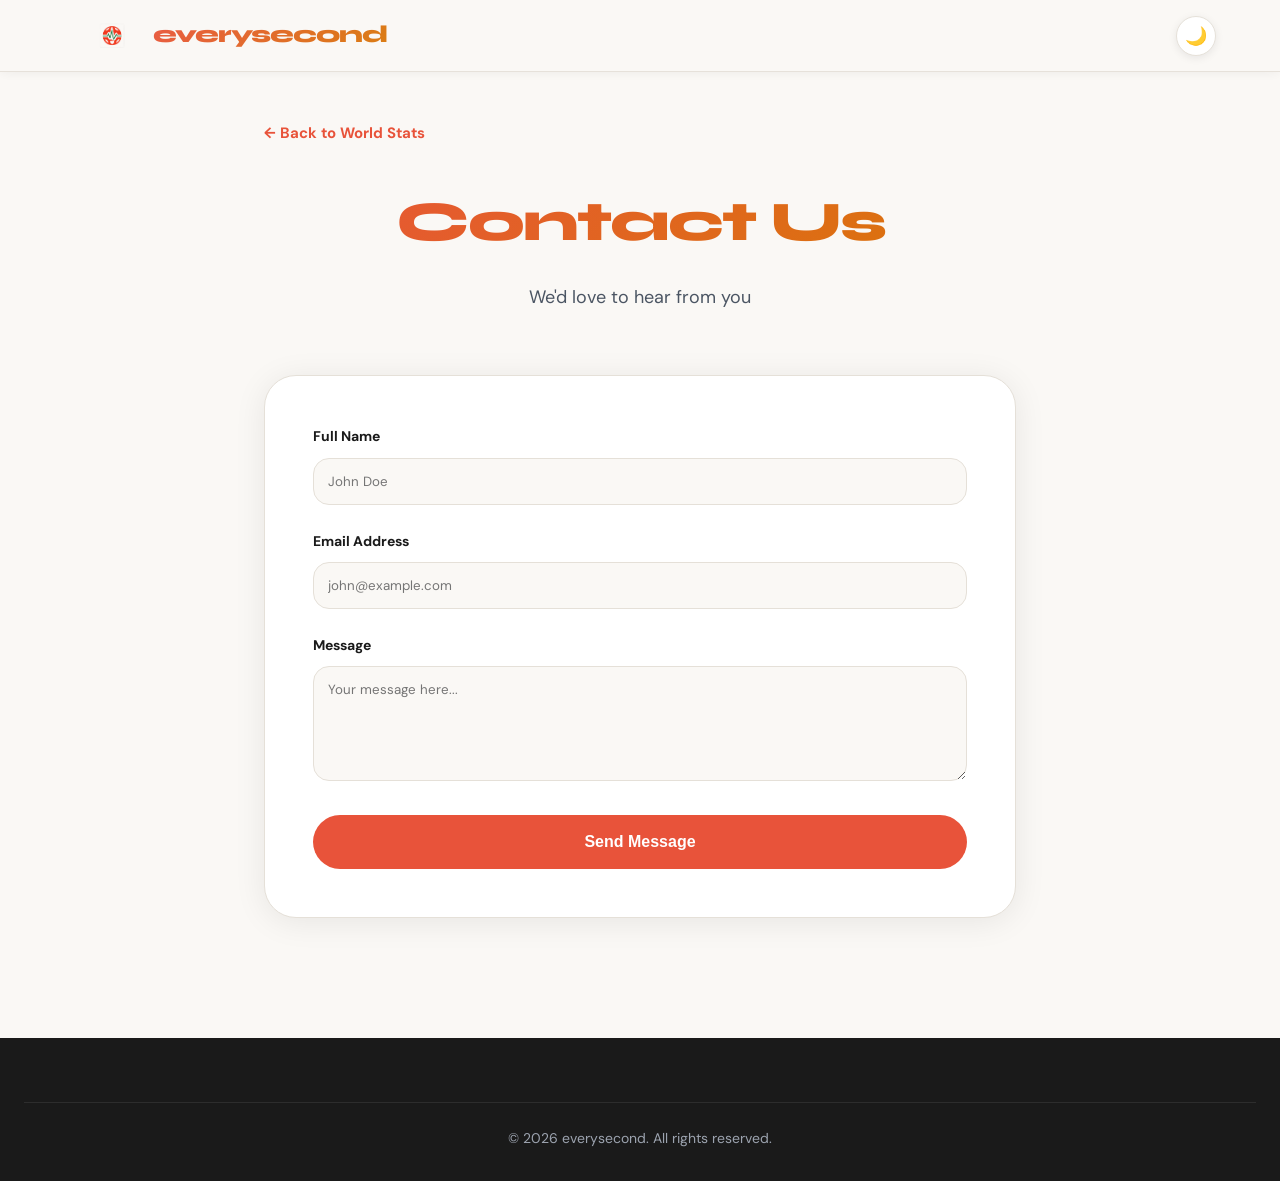
<file: contact.html>
<!DOCTYPE html>
<html lang="en">

<head>
    <meta charset="UTF-8">
    <meta name="viewport" content="width=device-width, initial-scale=1.0">
    <!-- Social Bar Ads -->
    <script src="https://pl28885728.effectivegatecpm.com/39/24/9b/39249b8130e5322bd17c91238b2e0ce2.js"></script>
    <title>Contact — everysecond</title>
    <link href="https://fonts.googleapis.com/css2?family=Syne:wght@800&family=DM+Sans:wght@400;500;700&display=swap"
        rel="stylesheet">
    <link rel="stylesheet" href="style.css">
    <style>
        /* Shared styles now in style.css */
    </style>
</head>

<body>
    <nav class="navbar" style="position: fixed; width: 100%;">
        <div class="nav-container">
            <a href="index.html" class="nav-logo">
                <img src="logo.png" alt="EverySecond Logo" class="logo-img">
                <span class="logo-text">everysecond</span>
            </a>
            <button class="theme-toggle" id="theme-toggle" aria-label="Toggle Dark Mode" style="margin-left: auto;">
                <span class="icon-moon">🌙</span>
                <span class="icon-sun">☀️</span>
            </button>
        </div>
    </nav>

    <div class="legal-content">
        <a href="index.html" class="back-home">← Back to World Stats</a>
        <div class="legal-header">
            <h1>Contact Us</h1>
            <p>We'd love to hear from you</p>
        </div>

        <div class="contact-form">
            <form action="#" method="POST" onsubmit="event.preventDefault(); alert('Message sent successfully!')">
                <div class="form-group">
                    <label>Full Name</label>
                    <input type="text" placeholder="John Doe" required>
                </div>
                <div class="form-group">
                    <label>Email Address</label>
                    <input type="email" placeholder="john@example.com" required>
                </div>
                <div class="form-group">
                    <label>Message</label>
                    <textarea rows="5" placeholder="Your message here..." required></textarea>
                </div>
                <button type="submit" class="submit-btn">Send Message</button>
            </form>
        </div>
    </div>

    <footer class="footer">
        <div class="footer-bottom">
            <p>&copy; 2026 everysecond. All rights reserved.</p>
        </div>
    </footer>

    <script>
        const toggle = document.getElementById('theme-toggle');
        const savedTheme = localStorage.getItem('theme');
        if (savedTheme) {
            document.documentElement.setAttribute('data-theme', savedTheme);
        }

        toggle.addEventListener('click', () => {
            const currentTheme = document.documentElement.getAttribute('data-theme');
            const newTheme = currentTheme === 'dark' ? 'light' : 'dark';
            document.documentElement.setAttribute('data-theme', newTheme);
            localStorage.setItem('theme', newTheme);
        });
    </script>
</body>

</html>
</file>
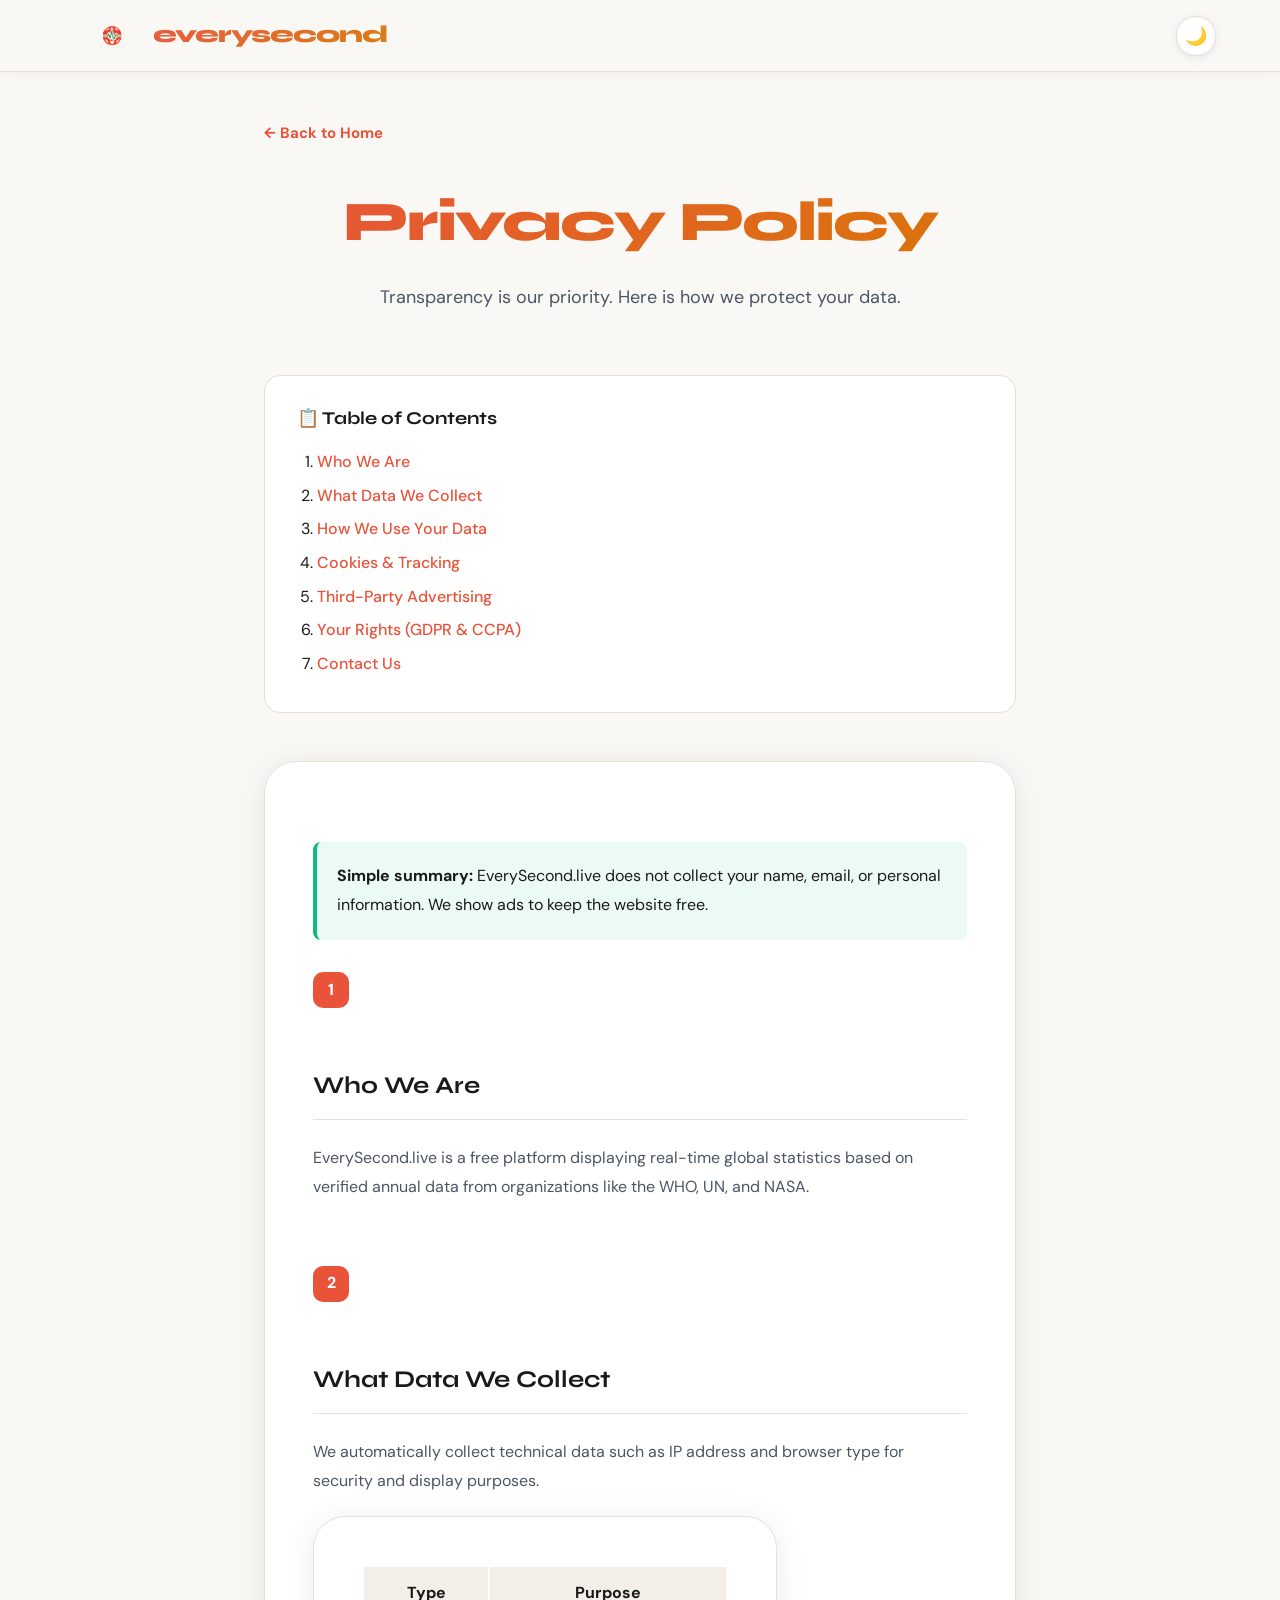
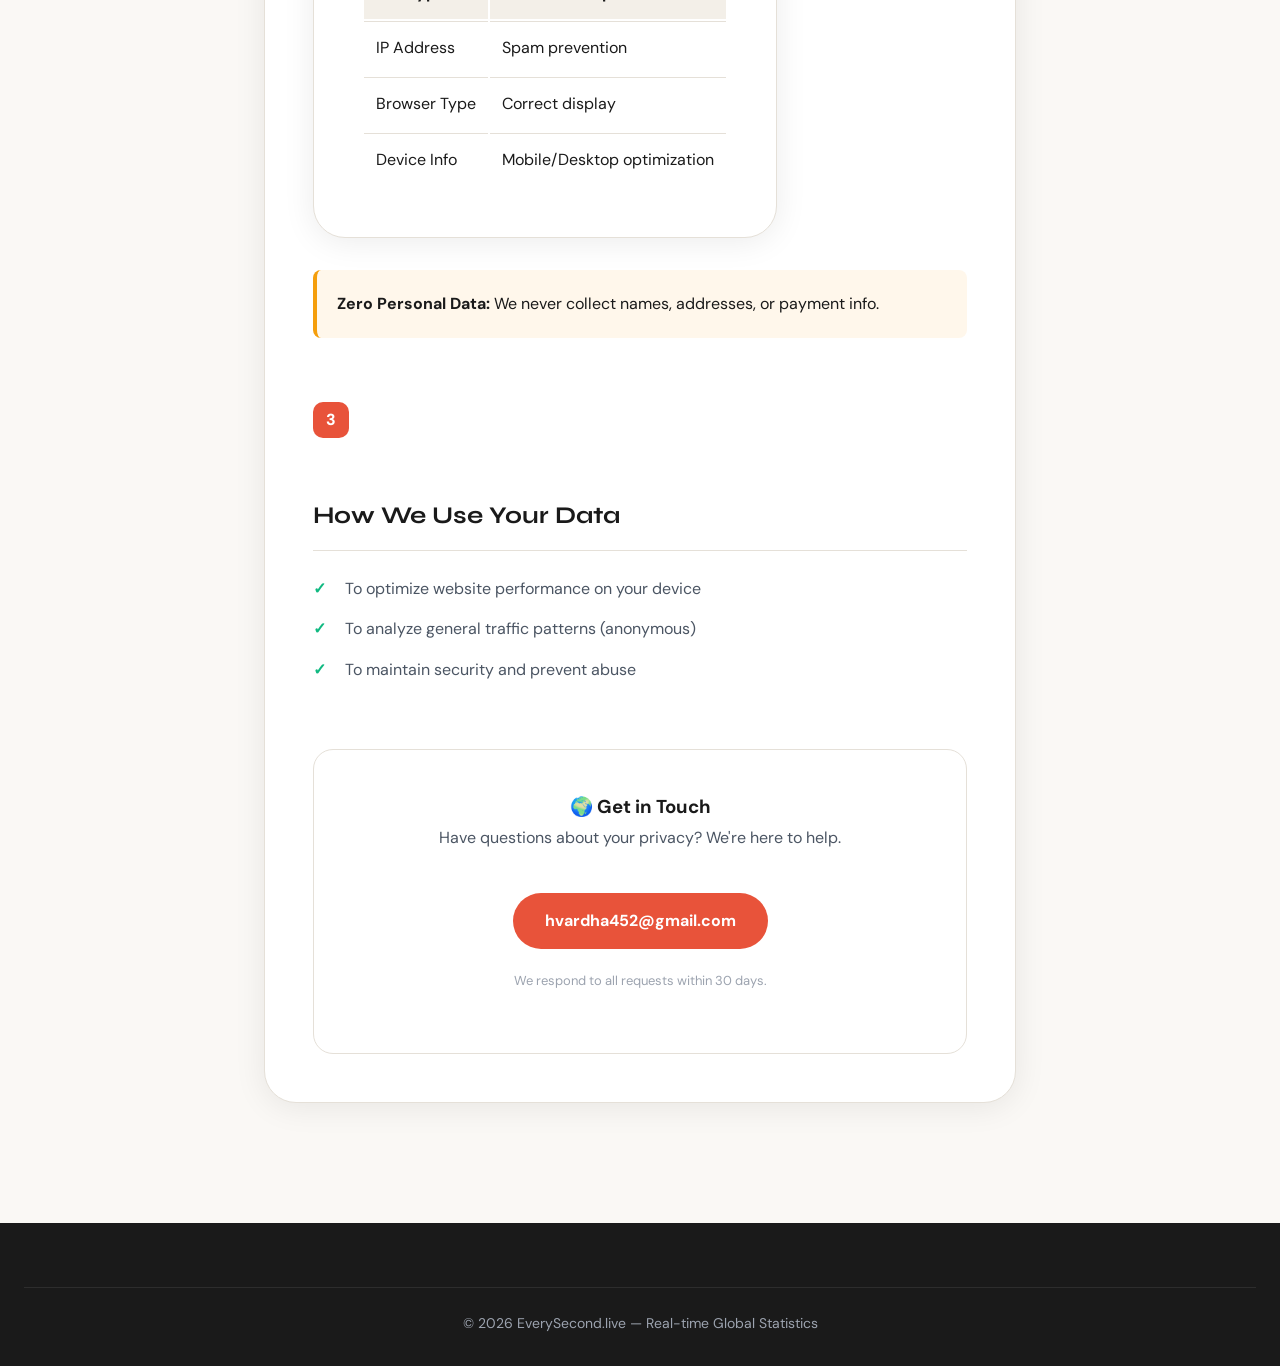
<file: privacy.html>
<!DOCTYPE html>
<html lang="en">

<head>
  <meta charset="UTF-8" />
  <meta name="viewport" content="width=device-width, initial-scale=1.0">
  <!-- Social Bar Ads -->
  <script src="https://pl28885728.effectivegatecpm.com/39/24/9b/39249b8130e5322bd17c91238b2e0ce2.js"></script>
  <title>Privacy Policy — everysecond</title>
  <meta name="description" content="Privacy Policy for EverySecond.live — How we collect, use and protect your data." />
  <link rel="preconnect" href="https://fonts.googleapis.com" />
  <link href="https://fonts.googleapis.com/css2?family=DM+Sans:wght@400;500;600&family=Syne:wght@700&display=swap"
    rel="stylesheet" />
  <link rel="stylesheet" href="style.css">
  <style>
    .toc {
      background: var(--bg-secondary);
      border: 1px solid var(--border);
      border-radius: 16px;
      padding: 28px 32px;
      margin-bottom: 48px;
    }

    .toc h2 {
      color: var(--text-primary);
      margin-bottom: 16px;
      font-family: 'Syne', sans-serif;
      font-size: 18px;
    }

    .toc ol {
      padding-left: 20px;
    }

    .toc li {
      margin-bottom: 8px;
    }

    .toc a {
      color: var(--accent-primary);
      text-decoration: none;
      font-weight: 500;
      transition: opacity 0.2s;
    }

    .toc a:hover {
      opacity: 0.8;
      text-decoration: underline;
    }

    .section-number {
      background: var(--accent-primary);
      color: white;
      width: 36px;
      height: 36px;
      display: inline-flex;
      align-items: center;
      justify-content: center;
      border-radius: 10px;
      margin-bottom: 16px;
      font-weight: 800;
    }

    .info-box {
      background: rgba(16, 185, 129, 0.08);
      border-left: 4px solid #10B981;
      padding: 20px;
      border-radius: 8px;
      margin: 32px 0;
      color: var(--text-primary);
    }

    .warning-box {
      background: rgba(245, 158, 11, 0.08);
      border-left: 4px solid #F59E0B;
      padding: 20px;
      border-radius: 8px;
      margin: 32px 0;
      color: var(--text-primary);
    }

    .styled-list li {
      position: relative;
      padding-left: 32px;
      margin-bottom: 12px;
      list-style: none;
      color: var(--text-secondary);
    }

    .styled-list li::before {
      content: "✓";
      position: absolute;
      left: 0;
      color: #10B981;
      font-weight: bold;
    }

    .section {
      margin-bottom: 64px;
      scroll-margin-top: 100px;
    }

    .section h2 {
      border-bottom: 1px solid var(--border);
      padding-bottom: 12px;
      margin-bottom: 24px;
    }

    .contact-box {
      background: var(--bg-secondary);
      border: 1px solid var(--border);
      border-radius: 20px;
      padding: 40px;
      text-align: center;
      margin-top: 64px;
    }

    .contact-email {
      display: inline-block;
      background: var(--accent-primary);
      color: white;
      padding: 14px 32px;
      border-radius: 50px;
      text-decoration: none;
      font-weight: 700;
      margin: 20px 0;
      transition: transform 0.2s;
    }

    .contact-email:hover {
      transform: translateY(-2px);
    }
  </style>
</head>

<body>
  <nav class="navbar" style="position: fixed; width: 100%;">
    <div class="nav-container">
      <a href="index.html" class="nav-logo">
        <img src="logo.png" alt="EverySecond Logo" class="logo-img">
        <span class="logo-text">everysecond</span>
      </a>
      <button class="theme-toggle" id="theme-toggle" aria-label="Toggle Dark Mode" style="margin-left: auto;">
        <span class="icon-moon">🌙</span>
        <span class="icon-sun">☀️</span>
      </button>
    </div>
  </nav>

  <div class="legal-content">
    <a href="index.html" class="back-home">← Back to Home</a>

    <div class="legal-header">
      <h1>Privacy Policy</h1>
      <p>Transparency is our priority. Here is how we protect your data.</p>
    </div>

    <div class="toc">
      <h2>📋 Table of Contents</h2>
      <ol>
        <li><a href="#section1">Who We Are</a></li>
        <li><a href="#section2">What Data We Collect</a></li>
        <li><a href="#section3">How We Use Your Data</a></li>
        <li><a href="#section4">Cookies & Tracking</a></li>
        <li><a href="#section5">Third-Party Advertising</a></li>
        <li><a href="#section6">Your Rights (GDPR & CCPA)</a></li>
        <li><a href="#section12">Contact Us</a></li>
      </ol>
    </div>

    <div class="legal-body">
      <div class="info-box">
        <strong>Simple summary:</strong> EverySecond.live does not collect your name, email, or personal information. We
        show ads to keep the website free.
      </div>

      <!-- SECTION 1 -->
      <div class="section" id="section1">
        <div class="section-number">1</div>
        <h2>Who We Are</h2>
        <p>EverySecond.live is a free platform displaying real-time global statistics based on verified annual data from
          organizations like the WHO, UN, and NASA.</p>
      </div>

      <!-- SECTION 2 -->
      <div class="section" id="section2">
        <div class="section-number">2</div>
        <h2>What Data We Collect</h2>
        <p>We automatically collect technical data such as IP address and browser type for security and display
          purposes.</p>
        <table class="data-table">
          <thead>
            <tr>
              <th>Type</th>
              <th>Purpose</th>
            </tr>
          </thead>
          <tbody>
            <tr>
              <td>IP Address</td>
              <td>Spam prevention</td>
            </tr>
            <tr>
              <td>Browser Type</td>
              <td>Correct display</td>
            </tr>
            <tr>
              <td>Device Info</td>
              <td>Mobile/Desktop optimization</td>
            </tr>
          </tbody>
        </table>
        <div class="warning-box">
          <strong>Zero Personal Data:</strong> We never collect names, addresses, or payment info.
        </div>
      </div>

      <!-- SECTION 3 -->
      <div class="section" id="section3">
        <div class="section-number">3</div>
        <h2>How We Use Your Data</h2>
        <ul class="styled-list">
          <li>To optimize website performance on your device</li>
          <li>To analyze general traffic patterns (anonymous)</li>
          <li>To maintain security and prevent abuse</li>
        </ul>
      </div>

      <div class="contact-box" id="section12">
        <h3>🌍 Get in Touch</h3>
        <p>Have questions about your privacy? We're here to help.</p>
        <a href="mailto:hvardha452@gmail.com" class="contact-email">hvardha452@gmail.com</a>
        <p style="font-size: 13px; color: var(--text-muted);">We respond to all requests within 30 days.</p>
      </div>
    </div>
  </div>

  <footer class="footer">
    <div class="footer-bottom">
      <p>&copy; 2026 EverySecond.live — Real-time Global Statistics</p>
    </div>
  </footer>

  <script>
    const toggle = document.getElementById('theme-toggle');
    const applyTheme = (theme) => {
      document.documentElement.setAttribute('data-theme', theme);
      localStorage.setItem('theme', theme);
    };

    const savedTheme = localStorage.getItem('theme');
    if (savedTheme) applyTheme(savedTheme);

    toggle.addEventListener('click', () => {
      const current = document.documentElement.getAttribute('data-theme');
      applyTheme(current === 'dark' ? 'light' : 'dark');
    });
  </script>
</body>

</html>
</file>
<file: style.css>
:root {
    /* Colors */
    --bg-primary: #FAF8F5;
    --bg-secondary: #FFFFFF;
    --bg-tertiary: #F3EFE8;
    --accent-primary: #E8533A;
    --accent-second: #2D6A4F;
    --accent-blue: #1D4ED8;
    --accent-gold: #D97706;
    --text-primary: #1A1A1A;
    --text-secondary: #4B5563;
    --text-muted: #9CA3AF;
    --border: #E5E0D8;
    --shadow: rgba(0, 0, 0, 0.08);
    --counter-bg: #FFF9F0;

    /* Spacing */
    --space-xs: 4px;
    --space-sm: 8px;
    --space-md: 16px;
    --space-lg: 24px;
    --space-xl: 32px;
    --space-2xl: 48px;

    /* Border Radius */
    --radius-sm: 8px;
    --radius-md: 16px;
    --radius-lg: 24px;
    --radius-xl: 32px;

    /* Theme Transitions */
    --theme-transition: background-color 0.4s cubic-bezier(0.4, 0, 0.2, 1),
        color 0.4s cubic-bezier(0.4, 0, 0.2, 1),
        border-color 0.4s cubic-bezier(0.4, 0, 0.2, 1),
        box-shadow 0.4s cubic-bezier(0.4, 0, 0.2, 1);
}

/* DARK THEME VARIABLES */
[data-theme='dark'] {
    --bg-primary: #0B0E14;
    --bg-secondary: #14181F;
    --bg-tertiary: #1A1F26;
    --text-primary: #FAF8F5;
    --text-secondary: #9CA3AF;
    --text-muted: #6B7280;
    --border: #2D343D;
    --shadow: rgba(0, 0, 0, 0.4);
    --counter-bg: #1A1F26;
}

/* GLOBAL RESET */
* {
    box-sizing: border-box;
    margin: 0;
    padding: 0;
}

html {
    scroll-behavior: smooth;
}

body {
    font-family: 'DM Sans', sans-serif;
    background: var(--bg-primary);
    color: var(--text-primary);
    line-height: 1.6;
    transition: var(--theme-transition);
}

* {
    transition: var(--theme-transition);
}

/* Custom scrollbar */
::-webkit-scrollbar {
    width: 8px;
}

::-webkit-scrollbar-track {
    background: var(--bg-primary);
}

::-webkit-scrollbar-thumb {
    background: var(--accent-primary);
    border-radius: 4px;
}

/* ANNOUNCEMENT BAR */
.announcement-bar {
    height: 44px;
    background: #FEF3C7;
    font-size: 13px;
    color: #92400E;
    display: flex;
    font-weight: 500;
    letter-spacing: 0.1px;
    justify-content: center;
    align-items: center;
    position: relative;
    z-index: 1001;
    animation: slideDown 0.5s ease-out;
}

[data-theme='dark'] .announcement-bar {
    background: #78350F;
    color: #FEF3C7;
}

.announcement-bar span {
    padding: 0 40px;
    text-align: center;
}

.announcement-bar .close-btn {
    position: absolute;
    right: 16px;
    background: none;
    border: none;
    font-size: 20px;
    color: var(--accent-gold);
    cursor: pointer;
}

@keyframes slideDown {
    from {
        transform: translateY(-100%);
    }

    to {
        transform: translateY(0);
    }
}

/* PROGRESS BAR */
.progress-container {
    height: 4px;
    background: var(--border);
    position: sticky;
    top: 0;
    z-index: 1002;
    overflow: visible;
}

.progress-bar {
    height: 100%;
    background: linear-gradient(90deg, var(--accent-primary), var(--accent-gold));
    width: 0%;
    transition: width 1s linear;
}

#progress-label {
    position: absolute;
    right: 12px;
    top: 8px;
    font-size: 10px;
    font-weight: 700;
    color: var(--text-muted);
    font-family: 'JetBrains Mono', monospace;
    text-transform: uppercase;
    background: var(--bg-primary);
    padding: 2px 6px;
    border-radius: 4px;
    box-shadow: 0 2px 4px var(--shadow);
}

/* NAVBAR */
.navbar {
    height: 72px;
    position: sticky;
    top: 0;
    background: var(--bg-primary);
    opacity: 0.95;
    backdrop-filter: blur(12px);
    -webkit-backdrop-filter: blur(12px);
    border-bottom: 1px solid var(--border);
    z-index: 1000;
    box-shadow: 0 1px 12px rgba(0, 0, 0, 0.06);
    transition: box-shadow 0.3s ease;
    display: flex;
    align-items: center;
}

.nav-container {
    width: 100%;
    max-width: 1200px;
    margin: 0 auto;
    padding: 0 var(--space-lg);
    display: flex;
    justify-content: space-between;
    align-items: center;
}

.nav-logo {
    display: flex;
    align-items: center;
    gap: var(--space-sm);
    text-decoration: none;
    margin-left: 15px;
}

.logo-img {
    height: 44px;
    width: auto;
    object-fit: contain;
    transition: transform 0.3s ease;
}

.nav-logo:hover .logo-img {
    transform: rotate(10deg) scale(1.1);
}

.nav-logo .logo-text,
.footer-logo .logo-text {
    font-family: 'Syne', sans-serif;
    font-weight: 800;
    font-size: 24px;
    background: linear-gradient(135deg, var(--accent-primary), var(--accent-gold));
    -webkit-background-clip: text;
    background-clip: text;
    -webkit-text-fill-color: transparent;
    color: transparent;
    letter-spacing: -1px;
}

.nav-links {
    display: flex;
    gap: var(--space-xl);
}

.nav-links a {
    text-decoration: none;
    font-family: 'DM Sans', sans-serif;
    font-size: 14px;
    color: var(--text-secondary);
    font-weight: 500;
    transition: color 0.2s ease;
    position: relative;
}

.nav-links a:hover {
    color: var(--accent-primary);
}

.nav-links a.active {
    color: var(--accent-primary);
}

.nav-links a.active::after {
    content: '';
    position: absolute;
    left: 0;
    bottom: -6px;
    width: 100%;
    height: 3px;
    background: linear-gradient(90deg, var(--accent-primary), var(--accent-gold));
    border-radius: 2px;
}

.share-btn {
    background: transparent;
    border: 1.5px solid var(--accent-primary);
    color: var(--accent-primary);
    padding: 8px 16px;
    border-radius: 30px;
    font-family: 'DM Sans', sans-serif;
    font-weight: 600;
    font-size: 14px;
    cursor: pointer;
    transition: all 0.2s ease;
}

.share-btn:hover {
    background: var(--accent-primary);
    color: #FFF;
}

.theme-toggle {
    background: var(--bg-secondary);
    border: 1px solid var(--border);
    color: var(--text-primary);
    width: 40px;
    height: 40px;
    border-radius: 50%;
    display: flex;
    align-items: center;
    justify-content: center;
    cursor: pointer;
    font-size: 18px;
    transition: all 0.3s ease;
    box-shadow: 0 2px 8px var(--shadow);
}

.theme-toggle:hover {
    background: var(--bg-tertiary);
    transform: scale(1.1);
}

.theme-toggle .icon-sun {
    display: none;
}

.theme-toggle .icon-moon {
    display: block;
}

[data-theme='dark'] .theme-toggle .icon-sun {
    display: block;
}

[data-theme='dark'] .theme-toggle .icon-moon {
    display: none;
}

.nav-actions {
    display: flex;
    align-items: center;
    gap: 12px;
}

.hamburger {
    display: none;
    flex-direction: column;
    gap: 5px;
    cursor: pointer;
}

.hamburger span {
    width: 24px;
    height: 2px;
    background: var(--text-primary);
    transition: 0.3s;
}

/* HERO SECTION */
.hero {
    min-height: 100vh;
    display: flex;
    align-items: center;
    justify-content: center;
    background: linear-gradient(160deg, var(--bg-primary), var(--bg-tertiary));
    position: relative;
    padding: var(--space-2xl) var(--space-lg);
}

.hero::before {
    content: '';
    position: absolute;
    top: 0;
    left: 0;
    width: 100%;
    height: 100%;
    background-image: radial-gradient(var(--border) 1px, transparent 1px);
    background-size: 24px 24px;
    opacity: 0.3;
    pointer-events: none;
}

.hero-content {
    position: relative;
    z-index: 1;
    text-align: center;
    max-width: 1000px;
    width: 100%;
    padding-top: var(--space-2xl);
}

.eyebrow {
    display: inline-flex;
    align-items: center;
    justify-content: center;
    gap: 8px;
    font-size: 11px;
    letter-spacing: 4px;
    text-transform: uppercase;
    color: var(--accent-primary);
    font-family: 'Syne', sans-serif;
    margin-bottom: var(--space-lg);
}

.pulse-dot {
    width: 10px;
    height: 10px;
    background: #EF4444;
    border-radius: 50%;
    animation: pulse 1.5s infinite;
    box-shadow: 0 0 0 0 rgba(239, 68, 68, 0.4);
}

@keyframes pulse {
    0% {
        box-shadow: 0 0 0 0 rgba(239, 68, 68, 0.4);
    }

    70% {
        box-shadow: 0 0 0 12px rgba(239, 68, 68, 0);
    }

    100% {
        box-shadow: 0 0 0 0 rgba(239, 68, 68, 0);
    }
}

.hero-title {
    font-family: 'Playfair Display', serif;
    font-size: clamp(48px, 8vw, 92px);
    font-weight: 700;
    line-height: 1.05;
    color: var(--text-primary);
    margin-bottom: var(--space-lg);
    letter-spacing: -3px;
}

.hero-title span {
    background: linear-gradient(135deg, var(--accent-primary), var(--accent-gold));
    -webkit-background-clip: text;
    background-clip: text;
    -webkit-text-fill-color: transparent;
    color: transparent;
    display: inline-block;
}

.hero-subtitle {
    font-size: 20px;
    font-family: 'DM Sans', sans-serif;
    color: var(--text-secondary);
    margin-bottom: 40px;
}

.hero-actions {
    margin-bottom: 64px;
}

.primary-btn {
    display: inline-block;
    background: var(--accent-primary);
    color: white;
    text-decoration: none;
    padding: 16px 36px;
    border-radius: 50px;
    font-family: 'DM Sans', sans-serif;
    font-weight: 700;
    font-size: 16px;
    transition: all 0.3s cubic-bezier(0.16, 1, 0.3, 1);
    box-shadow: 0 10px 25px rgba(232, 83, 58, 0.3);
}

.primary-btn:hover {
    transform: translateY(-2px);
    box-shadow: 0 15px 30px rgba(232, 83, 58, 0.4);
    background: #d1442c;
}

.primary-btn:active {
    transform: translateY(0);
}

.secondary-btn {
    display: inline-block;
    background: transparent;
    color: var(--text-primary);
    text-decoration: none;
    padding: 16px 36px;
    border-radius: 50px;
    font-family: 'DM Sans', sans-serif;
    font-weight: 700;
    font-size: 16px;
    transition: all 0.3s cubic-bezier(0.16, 1, 0.3, 1);
    border: 1.5px solid var(--border);
    margin-left: 12px;
}

.secondary-btn:hover {
    background: var(--bg-tertiary);
    border-color: var(--text-primary);
    transform: translateY(-2px);
}

.live-dot {
    display: inline-block;
    width: 6px;
    height: 6px;
    background: #10B981;
    border-radius: 50%;
    margin-left: 4px;
    vertical-align: middle;
    box-shadow: 0 0 10px rgba(16, 185, 129, 0.5);
    animation: livePulse 2s infinite;
}

@keyframes livePulse {
    0% {
        transform: scale(1);
        opacity: 1;
    }

    50% {
        transform: scale(1.5);
        opacity: 0.5;
    }

    100% {
        transform: scale(1);
        opacity: 1;
    }
}

/* HERO STAT STRIP */
.hero-stats {
    display: flex;
    background: var(--bg-secondary);
    border-radius: 20px;
    padding: 32px 48px;
    box-shadow: 0 4px 32px var(--shadow);
    backdrop-filter: blur(8px);
    -webkit-backdrop-filter: blur(8px);
    flex-direction: row;
    justify-content: space-between;
    border: 1px solid var(--border);
}

.hero-stat-card {
    flex: 1;
    position: relative;
    padding: 0 var(--space-md);
}

.hero-stat-card:not(:last-child)::after {
    content: '';
    position: absolute;
    right: 0;
    top: 10%;
    height: 80%;
    width: 1px;
    background: var(--border);
}

.hero-stat-number {
    font-family: 'JetBrains Mono', monospace;
    font-size: 40px;
    font-weight: 700;
    margin-bottom: 8px;
    letter-spacing: -1px;
}

#hero-births {
    color: var(--accent-second);
}

#hero-co2 {
    color: var(--accent-gold);
}

#hero-searches {
    color: var(--accent-blue);
}

.hero-stat-label {
    font-size: 12px;
    text-transform: uppercase;
    color: var(--text-muted);
    font-family: 'DM Sans', sans-serif;
    font-weight: 700;
    letter-spacing: 1px;
}

.scroll-indicator {
    margin-top: 60px;
}

.scroll-indicator a {
    display: inline-flex;
    justify-content: center;
    align-items: center;
    width: 48px;
    height: 48px;
    border-radius: 50%;
    background: var(--bg-secondary);
    color: var(--text-primary);
    text-decoration: none;
    font-size: 20px;
    box-shadow: 0 4px 12px var(--shadow);
    animation: bounce 2s infinite;
}

@keyframes bounce {

    0%,
    20%,
    50%,
    80%,
    100% {
        transform: translateY(0);
    }

    40% {
        transform: translateY(-10px);
    }

    60% {
        transform: translateY(-5px);
    }
}

/* SECTION BACKGROUNDS */
.category-section {
    padding: 100px 24px;
    background: var(--bg-primary);
    transition: background 0.4s ease;
}

[data-theme='dark'] #people,
[data-theme='dark'] #nature,
[data-theme='dark'] #technology,
[data-theme='dark'] #money,
[data-theme='dark'] #food,
[data-theme='dark'] #health {
    background: var(--bg-primary);
}

#nature {
    background: #F0FDF4;
}

#technology {
    background: #EFF6FF;
}

#money {
    background: #FFFBEB;
}

#food {
    background: #FFF7ED;
}

#health {
    background: #FFF1F2;
}

/* SECTION HEADERS */
.section-container {
    max-width: 1200px;
    margin: 0 auto;
}

.section-header {
    margin-bottom: 60px;
    display: flex;
    flex-direction: column;
    position: relative;
    align-items: flex-start;
}

.section-icon {
    font-size: 48px;
    background: var(--counter-bg);
    width: 80px;
    height: 80px;
    border-radius: 50%;
    display: flex;
    align-items: center;
    justify-content: center;
    margin-bottom: var(--space-md);
    box-shadow: 0 2px 8px var(--shadow);
}

.section-title {
    font-family: 'Syne', sans-serif;
    font-size: 42px;
    font-weight: 800;
    background: linear-gradient(135deg, var(--text-primary), var(--text-secondary));
    -webkit-background-clip: text;
    background-clip: text;
    -webkit-text-fill-color: transparent;
    color: transparent;
    margin-bottom: 4px;
    letter-spacing: -1.5px;
}

.section-subtitle {
    font-size: 16px;
    font-family: 'DM Sans', sans-serif;
    color: var(--text-muted);
    margin-bottom: 8px;
}

.section-header::after {
    content: '';
    display: block;
    width: 48px;
    height: 3px;
    background: var(--accent-primary);
    border-radius: 2px;
    margin-top: 8px;
}

#nature .section-header::after {
    background: var(--accent-second);
}

#technology .section-header::after {
    background: var(--accent-blue);
}

#money .section-header::after {
    background: var(--accent-gold);
}

#food .section-header::after {
    background: #E67E22;
}

#health .section-header::after {
    background: #E53E3E;
}

/* COUNTER CARDS GRID */
.grid-container,
.main-grid {
    display: grid;
    grid-template-columns: repeat(3, 1fr);
    gap: 20px;
}

.layout-with-sidebar {
    display: flex;
    gap: 24px;
    flex-direction: column;
}

@media (min-width: 1024px) {
    .layout-with-sidebar {
        flex-direction: row;
    }

    .layout-with-sidebar .main-grid {
        flex: 1;
        grid-template-columns: repeat(2, 1fr);
    }
}

/* COUNTER CARD */
.stat-card {
    background: var(--bg-secondary);
    backdrop-filter: blur(12px);
    -webkit-backdrop-filter: blur(12px);
    border: 1px solid var(--border);
    border-radius: var(--radius-lg);
    padding: 36px 32px;
    box-shadow: 0 4px 20px var(--shadow);
    transition: all 0.3s cubic-bezier(0.16, 1, 0.3, 1);
    position: relative;
    overflow: hidden;
    display: flex;
    flex-direction: column;
}

.stat-card:hover {
    transform: translateY(-4px);
    box-shadow: 0 12px 40px rgba(0, 0, 0, 0.12);
    border-color: var(--accent-primary);
}

.card-icon {
    font-size: 40px;
    background: var(--counter-bg);
    width: 56px;
    height: 56px;
    border-radius: 14px;
    display: flex;
    align-items: center;
    justify-content: center;
    margin-bottom: var(--space-md);
}

.card-title {
    font-family: 'DM Sans', sans-serif;
    font-size: 14px;
    color: var(--text-secondary);
    line-height: 1.4;
    font-weight: 500;
}

/* Category color left border */
.stat-card::before {
    content: '';
    position: absolute;
    left: 0;
    top: 0;
    bottom: 0;
    width: 4px;
    background: var(--accent-primary);
    border-radius: 24px 0 0 24px;
}

.accent-green::before {
    background: var(--accent-second);
}

.accent-blue-muted::before {
    background: #4A5568;
}

.accent-blue::before,
.accent-deep-blue::before {
    background: var(--accent-blue);
}

.accent-orange::before {
    background: #DD6B20;
}

.accent-red::before {
    background: #E53E3E;
}

.accent-red-muted::before {
    background: #C53030;
}

.accent-gold::before {
    background: var(--accent-gold);
}

.card-value {
    font-family: 'JetBrains Mono', monospace;
    font-size: clamp(28px, 3vw, 38px);
    font-weight: 700;
    letter-spacing: -1px;
    margin: 16px 0 4px;
    min-height: 52px;
    display: flex;
    align-items: center;
    color: var(--text-primary);
    /* Default */
}

.accent-green .card-value,
#hero-births {
    color: var(--accent-second);
}

.accent-blue-muted .card-value {
    color: #4A5568;
}

.accent-red .card-value {
    color: #E53E3E;
}

.accent-orange .card-value {
    color: #DD6B20;
}

.accent-red-muted .card-value {
    color: #C53030;
}

.accent-blue .card-value {
    color: #3182CE;
}

.accent-deep-blue .card-value {
    color: var(--accent-blue);
}

.accent-gold .card-value,
#hero-co2 {
    color: var(--accent-gold);
}

#hero-searches {
    color: var(--accent-blue);
}

.card-sublabel {
    font-family: 'DM Sans', sans-serif;
    font-size: 12px;
    color: var(--text-muted);
    margin-top: 4px;
}

/* Number Update Flash */
@keyframes bgFlash {
    0% {
        background: var(--counter-bg);
    }

    50% {
        background: var(--accent-gold);
        opacity: 0.1;
    }

    100% {
        background: var(--bg-secondary);
    }
}

.stat-card.flash {
    animation: bgFlash 0.6s;
}

/* Tooltip (fun fact) */
.tooltip {
    position: relative;
    cursor: help;
}

.tooltip-text {
    visibility: hidden;
    background: #1A1A1A;
    color: #fff;
    border-radius: 8px;
    padding: 8px 12px;
    font-size: 12px;
    position: absolute;
    z-index: 10;
    bottom: 110%;
    left: 50%;
    transform: translateX(-50%);
    opacity: 0;
    transition: opacity 0.2s;
    width: max-content;
    max-width: 220px;
    text-align: center;
    font-family: 'DM Sans', sans-serif;
    line-height: 1.4;
    font-weight: 400;
}

.tooltip-text::after {
    content: "";
    position: absolute;
    top: 100%;
    left: 50%;
    margin-left: -5px;
    border-width: 5px;
    border-style: solid;
    border-color: #1A1A1A transparent transparent transparent;
}

.tooltip:hover .tooltip-text {
    visibility: visible;
    opacity: 1;
}

/* AD SLOTS */
.ad-container {
    padding: 40px 24px;
}

.ad-slot {
    border: 2px dashed #E5E0D8;
    background: var(--bg-secondary);
    border-radius: 12px;
    display: flex;
    flex-direction: column;
    align-items: center;
    justify-content: center;
    position: relative;
    margin: 48px auto;
}

.ad-label {
    position: absolute;
    top: -10px;
    background: var(--bg-primary);
    /* Default */
    padding: 0 8px;
    font-size: 11px;
    color: var(--text-muted);
    text-transform: uppercase;
    letter-spacing: 1px;
}

.ad-leaderboard,
.ad-leaderboard-bottom {
    max-width: 728px;
    height: 90px;
}

.ad-rectangle {
    width: 300px;
    height: 250px;
}

.sidebar-ad {
    display: flex;
    justify-content: center;
}

.sidebar-ad .ad-slot {
    margin: 0;
}

.nature-bg .ad-label {
    background: #F0FDF4;
    /* match section */
}

/* SHARE SECTION */
.share-section {
    background: linear-gradient(135deg, var(--bg-tertiary), var(--bg-primary));
    border-top: 1px solid var(--border);
    padding: 80px 24px;
    text-align: center;
}

.share-container {
    max-width: 800px;
    margin: 0 auto;
}

.share-container h2 {
    font-family: 'Playfair Display', serif;
    font-size: 40px;
    color: var(--text-primary);
    margin-bottom: 16px;
}

.share-container p {
    font-size: 18px;
    color: var(--text-secondary);
    margin-bottom: 40px;
}

.share-buttons {
    display: flex;
    flex-wrap: wrap;
    justify-content: center;
    gap: 16px;
}

.share-link-btn {
    border-radius: 12px;
    padding: 14px 28px;
    font-family: 'DM Sans', sans-serif;
    font-weight: 600;
    font-size: 16px;
    border: none;
    cursor: pointer;
    transition: all 0.2s ease;
    display: inline-flex;
    align-items: center;
    justify-content: center;
}

.share-link-btn:hover {
    transform: scale(1.04);
    box-shadow: 0 8px 24px var(--shadow);
}

.share-link-btn:nth-child(1) {
    background: #1DA1F2;
    color: white;
}

.share-link-btn:nth-child(2) {
    background: #25D366;
    color: white;
}

.share-link-btn:nth-child(3) {
    background: #1877F2;
    color: white;
}

.share-link-btn.outline {
    background: transparent;
    border: 2px solid var(--accent-primary);
    color: var(--accent-primary);
}

.share-link-btn.outline:hover {
    background: var(--accent-primary);
    color: white;
}

/* Toast */
.toast {
    visibility: hidden;
    min-width: 200px;
    background-color: var(--bg-tertiary);
    color: var(--text-primary);
    border: 1px solid var(--border);
    box-shadow: 0 8px 32px var(--shadow);
    text-align: center;
    border-radius: 8px;
    padding: 16px;
    position: fixed;
    z-index: 1000;
    left: 50%;
    bottom: 30px;
    transform: translateX(-50%);
    font-weight: 600;
    opacity: 0;
    transition: opacity 0.3s, visibility 0.3s;
}

.toast.show {
    visibility: visible;
    opacity: 1;
}

/* FOOTER */
.footer {
    background: #1A1A1A;
    color: #9CA3AF;
    padding: 64px 24px 32px;
}

.footer-container {
    max-width: 1200px;
    margin: 0 auto;
}

.footer-grid {
    display: grid;
    grid-template-columns: 2fr 1fr 1fr 1fr;
    gap: 40px;
    margin-bottom: 40px;
}

.footer-logo {
    display: flex;
    align-items: center;
    gap: 8px;
    font-size: 24px;
    margin-bottom: 16px;
}

.footer-desc {
    max-width: 300px;
    font-size: 14px;
}

.footer-col h3 {
    font-family: 'Syne', sans-serif;
    font-size: 18px;
    font-weight: 800;
    color: white;
    margin-bottom: 24px;
    position: relative;
    display: inline-block;
    transition: all 0.3s ease;
}

.footer-col h3::before {
    content: '';
    position: absolute;
    left: -12px;
    top: 50%;
    transform: translateY(-50%);
    width: 3px;
    height: 0;
    background: linear-gradient(to bottom, var(--accent-primary), var(--accent-gold));
    transition: height 0.3s ease;
    border-radius: 2px;
}

.footer-col:hover h3::before {
    height: 100%;
}

.footer-col:hover h3 {
    text-shadow: 0 0 15px rgba(232, 83, 58, 0.4);
    transform: translateX(4px);
}

.footer-col ul {
    list-style: none;
}

.footer-col ul li {
    margin-bottom: 12px;
}

.footer-col ul a {
    color: #9CA3AF;
    text-decoration: none;
    font-size: 14px;
    transition: all 0.3s ease;
}

.footer-col ul a:hover {
    color: white;
    text-shadow: 0 0 8px rgba(255, 255, 255, 0.5);
    padding-left: 4px;
}

.footer-bottom {
    border-top: 1px solid #2D2D2D;
    padding-top: 24px;
    display: flex;
    flex-direction: column;
    gap: 8px;
    align-items: center;
}

.footer-bottom p {
    font-size: 14px;
}

.disclaimer {
    font-size: 12px;
    text-align: center;
    color: #9CA3AF;
}

/* ANIMATIONS (Scroll Reveal) */
.animate-hidden {
    opacity: 0;
    transform: translateY(30px);
}

.animate-reveal {
    opacity: 1;
    transform: translateY(0);
    transition: opacity 0.5s ease-out, transform 0.5s ease-out;
}

/* RESPONSIVE BREAKPOINTS */
@media (max-width: 1024px) {

    .grid-container,
    .main-grid {
        grid-template-columns: repeat(2, 1fr);
    }
}

@media (max-width: 640px) {

    .grid-container,
    .main-grid {
        grid-template-columns: 1fr;
    }

    .nav-links {
        display: none;
        position: absolute;
        top: 72px;
        left: 0;
        width: 100%;
        background: var(--bg-secondary);
        flex-direction: column;
        padding: 24px;
        gap: 16px;
        box-shadow: 0 10px 20px var(--shadow);
        border-bottom: 1px solid var(--border);
    }

    .nav-links.active {
        display: flex;
    }

    .hamburger {
        display: flex;
    }

    .hamburger.active span:nth-child(1) {
        transform: translateY(7px) rotate(45deg);
    }

    .hamburger.active span:nth-child(2) {
        opacity: 0;
    }

    .hamburger.active span:nth-child(3) {
        transform: translateY(-7px) rotate(-45deg);
    }

    .share-btn {
        display: none;
    }

    .hero {
        padding-top: 100px;
    }

    .hero-title {
        font-size: 42px;
    }

    .hero-stats {
        flex-direction: column;
        padding: 24px;
        gap: 24px;
    }

    .hero-stat-card {
        padding: 0;
    }

    .hero-stat-card:not(:last-child)::after {
        right: 0;
        top: auto;
        bottom: -12px;
        width: 100%;
        height: 1px;
        left: 0;
    }

    .share-buttons {
        flex-direction: column;
    }

    .share-link-btn {
        width: 100%;
    }

    .footer-grid {
        grid-template-columns: 1fr;
    }

    .ad-leaderboard,
    .ad-leaderboard-bottom {
        width: 100%;
        height: auto;
        aspect-ratio: 728/90;
    }
}

/* ── LEGAL & CONTENT PAGES (About, Privacy, Contact) ── */
.legal-content {
    max-width: 800px;
    margin: 120px auto;
    padding: 0 24px;
    position: relative;
    z-index: 10;
}

.legal-header {
    margin-bottom: 64px;
    text-align: center;
}

.legal-header h1 {
    font-family: 'Syne', sans-serif;
    font-size: clamp(32px, 5vw, 56px);
    font-weight: 800;
    margin-bottom: 16px;
    background: linear-gradient(135deg, var(--accent-primary), var(--accent-gold));
    -webkit-background-clip: text;
    background-clip: text;
    -webkit-text-fill-color: transparent;
    letter-spacing: -2px;
}

.legal-header p {
    font-size: 18px;
    color: var(--text-secondary);
}

.legal-body,
.contact-form,
.data-table {
    background: var(--bg-secondary);
    padding: 48px;
    border-radius: var(--radius-xl);
    border: 1px solid var(--border);
    box-shadow: 0 4px 32px var(--shadow);
    line-height: 1.8;
    color: var(--text-primary);
}

.legal-body h2 {
    margin: 40px 0 16px;
    font-family: 'Syne', sans-serif;
    font-size: 24px;
    color: var(--text-primary);
}

.legal-body p {
    margin-bottom: 20px;
    color: var(--text-secondary);
}

.back-home {
    display: inline-flex;
    align-items: center;
    gap: 8px;
    margin-bottom: 32px;
    color: var(--accent-primary);
    text-decoration: none;
    font-weight: 700;
    font-size: 15px;
    transition: transform 0.2s ease;
}

.back-home:hover {
    transform: translateX(-4px);
}

/* Form & Table Styling within Legal Content */
.form-group {
    margin-bottom: 24px;
}

.form-group label {
    display: block;
    font-weight: 700;
    margin-bottom: 8px;
    font-size: 14px;
    color: var(--text-primary);
}

.form-group input,
.form-group textarea {
    width: 100%;
    padding: 14px;
    border: 1px solid var(--border);
    border-radius: var(--radius-md);
    font-family: inherit;
    background: var(--bg-primary);
    color: var(--text-primary);
    outline: none;
    transition: all 0.2s;
}

.form-group input:focus,
.form-group textarea:focus {
    border-color: var(--accent-primary);
    box-shadow: 0 0 0 4px rgba(232, 83, 58, 0.1);
}

.submit-btn {
    background: var(--accent-primary);
    color: white;
    border: none;
    padding: 18px 36px;
    border-radius: 50px;
    font-weight: 700;
    cursor: pointer;
    width: 100%;
    font-size: 16px;
    transition: all 0.3s ease;
}

.submit-btn:hover {
    transform: translateY(-2px);
    box-shadow: 0 8px 20px rgba(232, 83, 58, 0.3);
}

.data-table th {
    background: var(--bg-tertiary);
    color: var(--text-primary);
    padding: 12px;
}

.data-table td {
    border-top: 1px solid var(--border);
    padding: 12px;
}

/* ── SHARE AD MODAL ── */
.modal-overlay {
    position: fixed;
    top: 0;
    left: 0;
    width: 100%;
    height: 100%;
    background: rgba(0, 0, 0, 0.85);
    backdrop-filter: blur(8px);
    display: flex;
    justify-content: center;
    align-items: center;
    z-index: 9999;
    padding: 20px;
}

.modal-content {
    background: var(--bg-secondary);
    border: 1px solid var(--border);
    border-radius: 24px;
    width: 100%;
    max-width: 450px;
    padding: 40px 30px;
    position: relative;
    box-shadow: 0 20px 50px rgba(0, 0, 0, 0.3);
    animation: modalPulse 0.4s cubic-bezier(0.175, 0.885, 0.32, 1.275);
}

.modal-close {
    position: absolute;
    top: 15px;
    right: 15px;
    background: var(--bg-primary);
    border: 1px solid var(--border);
    color: var(--text-primary);
    width: 32px;
    height: 32px;
    border-radius: 50%;
    cursor: pointer;
    font-size: 20px;
    display: flex;
    justify-content: center;
    align-items: center;
    transition: all 0.2s;
}

.modal-close:hover {
    background: var(--accent-primary);
    color: white;
    transform: rotate(90deg);
}

.modal-ad-container {
    min-height: 250px;
    display: flex;
    justify-content: center;
    align-items: center;
    background: rgba(255, 255, 255, 0.03);
    border-radius: 12px;
    border: 1px dashed var(--border);
}

@keyframes modalPulse {
    from {
        transform: scale(0.8);
        opacity: 0;
    }

    to {
        transform: scale(1);
        opacity: 1;
    }
}
</file>
